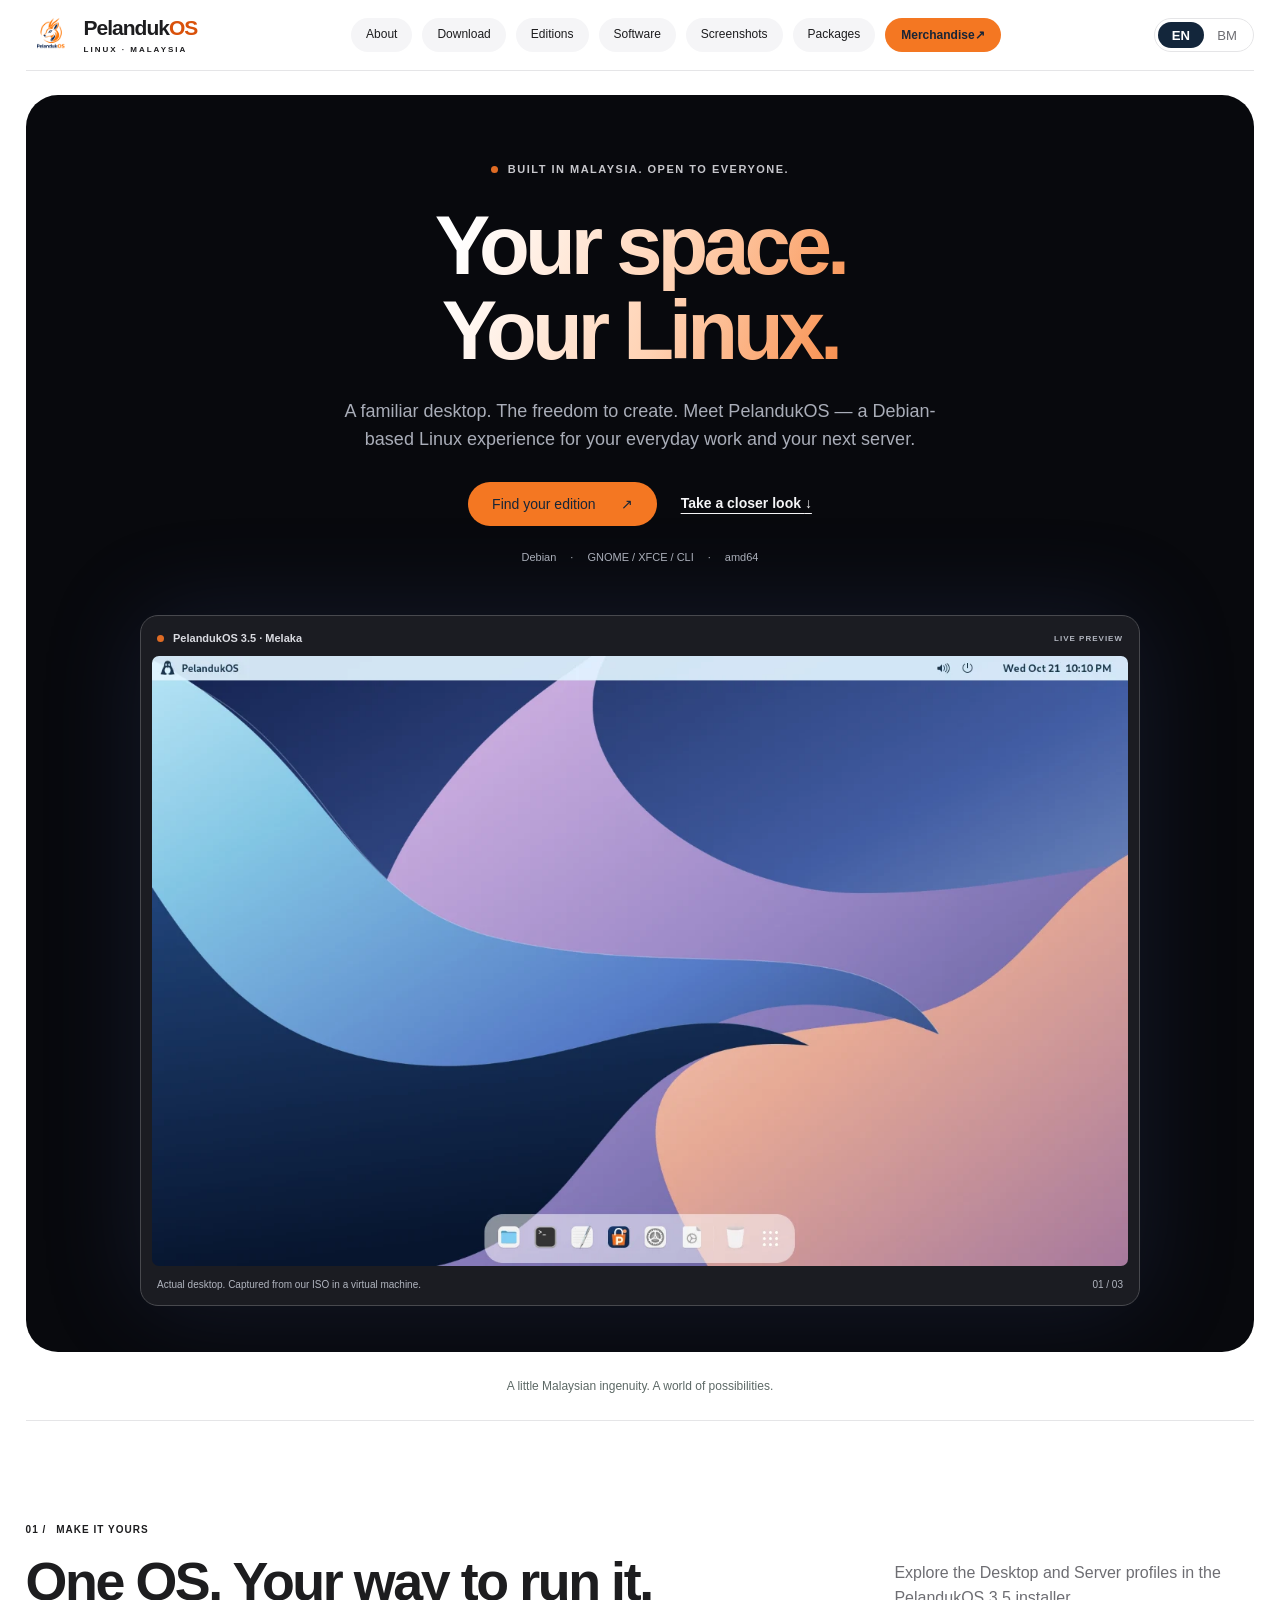
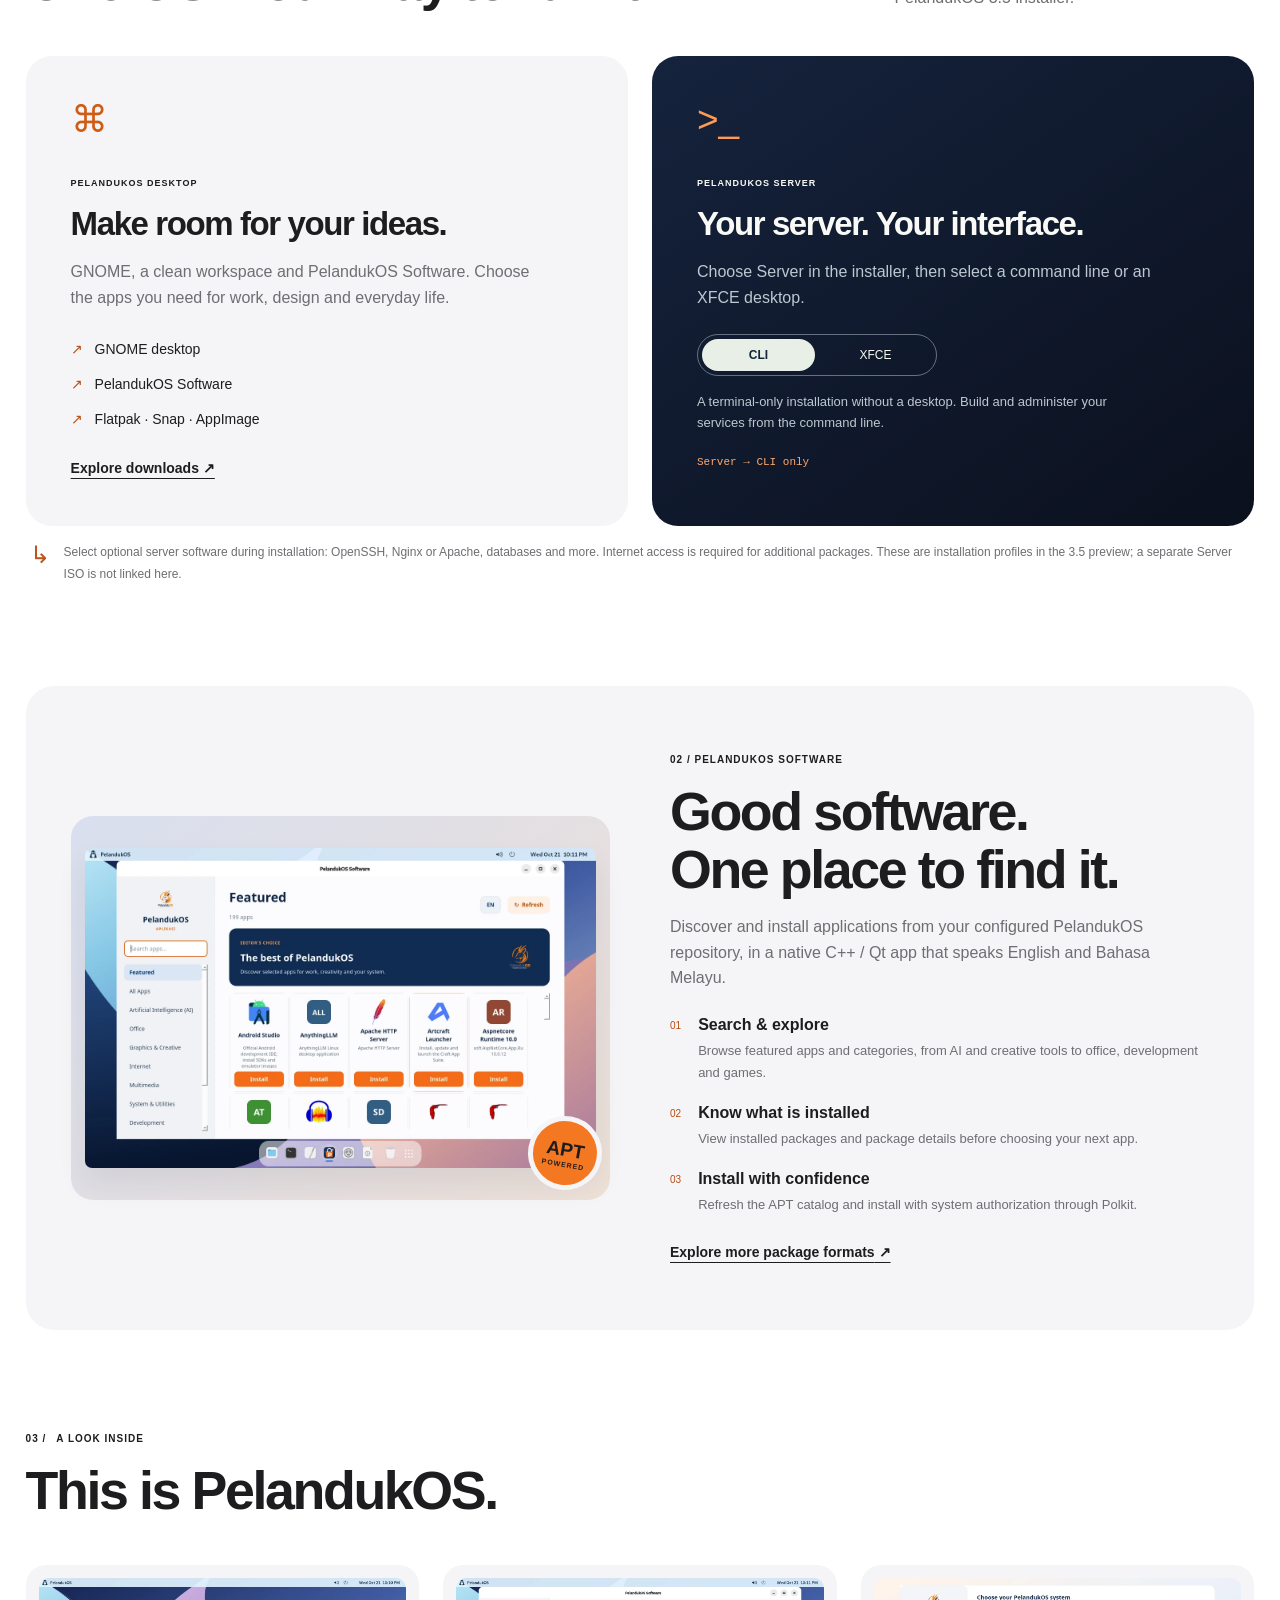
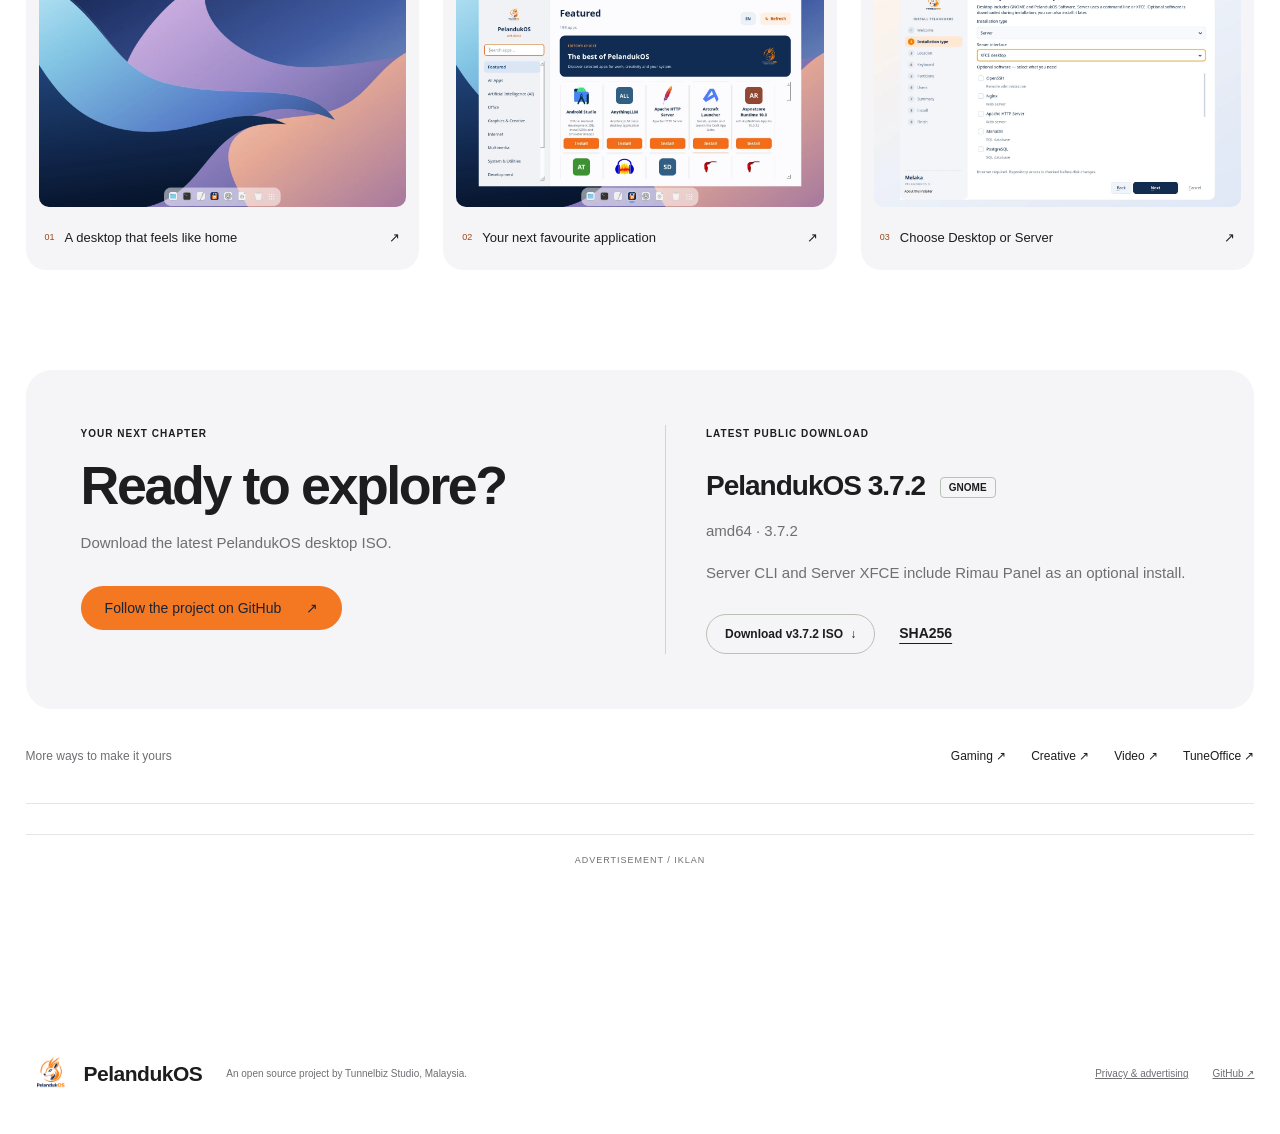
<file: index.html>
<!doctype html>
<html lang="en">
  <head>
    <meta charset="utf-8" />
    <meta name="viewport" content="width=device-width, initial-scale=1" />
    <title>PelandukOS | Your space. Your Linux.</title>
    <meta
      name="description"
      content="Discover PelandukOS from Malaysia: a Debian-based GNOME desktop, native Software app, and Server installation profiles with CLI or XFCE. See real ISO screenshots."
    />
    <meta name="theme-color" content="#f7f7f2" />
    <meta property="og:title" content="PelandukOS — Your space. Your Linux." />
    <meta
      property="og:description"
      content="Meet PelandukOS 3.7.2 Melaka. Desktop, Software and Server with CLI or XFCE."
    />
    <meta
      property="og:image"
      content="https://pelandukos.tunnelbiz.com/assets/images/screenshots/desktop.webp"
    />
    <meta property="og:type" content="website" />
    <link rel="canonical" href="https://pelandukos.tunnelbiz.com/" />
    <link rel="icon" href="assets/images/pelandukos-logo.png" />
    <link rel="stylesheet" href="styles.css" />
    <link rel="stylesheet" href="landing.css" />
    <meta name="google-adsense-account" content="ca-pub-6407931689016181" />
    <script
      async
      src="https://pagead2.googlesyndication.com/pagead/js/adsbygoogle.js?client=ca-pub-6407931689016181"
      crossorigin="anonymous"
    ></script>
  </head>
  <body class="landing">
    <a class="skip-link" href="#main"
      ><span data-i18n="skip">Skip to content</span></a
    >
    <div class="shell">
      <header class="topbar">
        <a class="brand" href="index.html" data-preserve-lang
          ><img
            src="assets/images/pelandukos-logo.png"
            width="64"
            height="64"
            alt="PelandukOS"
          /><strong
            >Pelanduk<span>OS</span><small>LINUX · MALAYSIA</small></strong
          ></a
        >
        <nav class="header-nav" aria-label="Main navigation">
          <a href="sponsor.html" data-preserve-lang>About</a>
          <a href="#downloads" data-i18n="navDownload">Download</a>
          <a href="index.html#editions" data-preserve-lang
            ><span data-i18n="navEditions">Editions</span></a
          ><a href="index.html#software" data-preserve-lang
            ><span data-i18n="navSoftware">Software</span></a
          ><a href="index.html#screenshots" data-preserve-lang
            ><span data-i18n="navScreenshots">Screenshots</span></a
          ><a href="packaging.html" data-preserve-lang
            ><span data-i18n="navPackaging">Packages</span></a
          >
          <a class="merch-link" href="https://shop.tunnelbiz.com">Merchandise <span aria-hidden="true">↗</span></a>
        </nav>
        <div class="lang-switch" aria-label="Language / Bahasa">
          <button type="button" data-set-lang="en">EN</button
          ><button type="button" data-set-lang="ms">BM</button>
        </div>
      </header>
      <main id="main">
        <section class="landing-hero">
          <div class="hero-copy">
            <div class="eyebrow">
              <span class="status-dot"></span
              ><span data-i18n="eyebrow"
                >BUILT IN MALAYSIA. OPEN TO EVERYONE.</span
              >
            </div>
            <h1 data-i18n="title">Your space. Your Linux.</h1>
            <p class="hero-lead">
              <span data-i18n="subtitle"
                >A familiar desktop. The freedom to create. Meet PelandukOS — a
                Debian-based Linux experience for your everyday work and your
                next server.</span
              >
            </p>
            <div class="actions">
              <a class="btn-main" href="#editions"
                ><span data-i18n="choose">Find your edition</span>
                <span aria-hidden="true">↗</span></a
              ><a class="text-link" href="#screenshots"
                ><span data-i18n="look">Take a closer look</span>
                <span aria-hidden="true">↓</span></a
              >
            </div>
            <div class="hero-tags">
              <span>Debian</span><span>GNOME / XFCE / CLI</span
              ><span>amd64</span>
            </div>
          </div>
          <div class="desktop-stage">
            <div class="stage-label">
              <span class="status-dot"></span> PelandukOS 3.5 · Melaka
              <span>LIVE PREVIEW</span>
            </div>
            <a
              href="assets/images/screenshots/desktop.webp"
              class="screenshot-link"
              data-lightbox
              ><img
                src="assets/images/screenshots/desktop.webp"
                alt="PelandukOS 3.5 GNOME desktop captured in the ISO Builder QEMU preview"
                width="1280"
                height="800"
                class=""
                fetchpriority="high"
            /></a>
            <div class="stage-caption">
              <span data-i18n="realCapture"
                >Actual desktop. Captured from our ISO in a virtual
                machine.</span
              ><span>01 / 03</span>
            </div>
          </div>
        </section>
        <div class="identity-strip">
          <span
            ><span data-i18n="made"
              >A little Malaysian ingenuity. A world of possibilities.</span
            ></span
          ><span>OPEN SOURCE <b>✳</b> DEBIAN BASED <b>✳</b> YOUR CHOICE</span>
        </div>
        <section class="section spacious" id="editions">
          <div class="section-heading">
            <div>
              <div class="eyebrow">
                01 / <span data-i18n="editionLabel">MAKE IT YOURS</span>
              </div>
              <h2 data-i18n="editionsTitle">One OS. Your way to run it.</h2>
            </div>
            <p data-i18n="editionsIntro">
         
            </p>
          </div>
          <div class="edition-grid">
            <article class="edition-card desktop-card">
              <span class="edition-icon" aria-hidden="true">⌘</span>
              <div class="eyebrow">PELANDUKOS DESKTOP</div>
              <h3 data-i18n="desktopTitle">Make room for your ideas.</h3>
              <p data-i18n="desktopText">
                GNOME, a clean workspace and PelandukOS Software. Choose the
                apps you need for work, design and everyday life.
              </p>
              <ul>
                <li>GNOME desktop</li>
                <li>PelandukOS Software</li>
                <li>Flatpak · Snap · AppImage</li>
              </ul>
              <a class="text-link" href="#downloads"
                ><span data-i18n="desktopAction">Explore downloads</span> ↗</a
              >
            </article>
            <article class="edition-card server-card">
              <span class="edition-icon" aria-hidden="true">&gt;_</span>
              <div class="eyebrow">PELANDUKOS SERVER</div>
              <h3 data-i18n="serverTitle">Your server. Your interface.</h3>
              <p data-i18n="serverText">
                Choose Server in the installer, then select a command line or an
                XFCE desktop.
              </p>
              <fieldset class="server-switch">
                <legend class="sr-only">
                  <span data-i18n="interface">Server interface</span>
                </legend>
                <label
                  ><input
                    type="radio"
                    name="server-interface"
                    value="cli"
                    checked
                  /><span>CLI</span></label
                ><label
                  ><input
                    type="radio"
                    name="server-interface"
                    value="xfce"
                  /><span>XFCE</span></label
                >
              </fieldset>
              <div id="server-description" aria-live="polite">
                <div data-server-panel="cli">
                  <p data-i18n="cliText">
                    A terminal-only installation without a desktop. Build and
                    administer your services from the command line.
                  </p>
                  <code>Server → CLI only</code>
                </div>
                <div data-server-panel="xfce" hidden>
                  <p data-i18n="xfceText">
                    A graphical workspace with XFCE for users who prefer desktop
                    tools alongside the terminal.
                  </p>
                  <code>Server → XFCE desktop</code>
                </div>
              </div>
            </article>
          </div>
          <div class="install-note">
            <span aria-hidden="true">↳</span>
            <p>
              <span data-i18n="serverNote"
                >Select optional server software during installation: OpenSSH,
                Nginx or Apache, databases and more. Internet access is required
                for additional packages. These are installation profiles in the
                3.5 preview; a separate Server ISO is not linked here.</span
              >
            </p>
          </div>
        </section>
        <section class="software-section spacious" id="software">
          <div class="software-visual">
            <a href="assets/images/screenshots/software.webp" data-lightbox
              ><img
                src="assets/images/screenshots/software.webp"
                alt="PelandukOS Software application running inside the PelandukOS 3.5 virtual machine"
                width="1280"
                height="800"
                class=""
                loading="lazy"
            /></a>
            <div class="software-stamp">APT<br /><span>POWERED</span></div>
          </div>
          <div>
            <div class="eyebrow">02 / PELANDUKOS SOFTWARE</div>
            <h2 data-i18n="softwareTitle">
              Good software. One place to find it.
            </h2>
            <p data-i18n="softwareIntro">
              Discover and install applications from your configured PelandukOS
              repository, in a native C++ / Qt app that speaks English and
              Bahasa Melayu.
            </p>
            <div class="feature-list">
              <div>
                <span class="feature-number">01</span>
                <div>
                  <h3 data-i18n="ft1">Search &amp; explore</h3>
                  <p data-i18n="fd1">
                    Browse featured apps and categories, from office and
                    creative tools to development and games.
                  </p>
                </div>
              </div>
              <div>
                <span class="feature-number">02</span>
                <div>
                  <h3 data-i18n="ft2">Know what is installed</h3>
                  <p data-i18n="fd2">
                    View installed packages and package details before choosing
                    your next app.
                  </p>
                </div>
              </div>
              <div>
                <span class="feature-number">03</span>
                <div>
                  <h3 data-i18n="ft3">Install with confidence</h3>
                  <p data-i18n="fd3">
                    Refresh the APT catalog and install with system
                    authorization through Polkit.
                  </p>
                </div>
              </div>
            </div>
            <a class="text-link" href="packaging.html" data-preserve-lang
              ><span data-i18n="morePackages"
                >Explore more package formats</span
              >
              ↗</a
            >
          </div>
        </section>
        <section class="section spacious" id="screenshots">
          <div class="section-heading">
            <div>
              <div class="eyebrow">
                03 / <span data-i18n="inside">A LOOK INSIDE</span>
              </div>
              <h2 data-i18n="galleryTitle">This is PelandukOS.</h2>
            </div>

          </div>
          <div class="gallery-grid">
            <figure>
              <a href="assets/images/screenshots/desktop.webp" data-lightbox
                ><img
                  src="assets/images/screenshots/desktop.webp"
                  alt="PelandukOS GNOME desktop in QEMU"
                  width="1280"
                  height="800"
                  class=""
                  loading="lazy"
              /></a>
              <figcaption>
                <span>01</span
                ><span data-i18n="caption1">A desktop that feels like home</span
                ><span aria-hidden="true">↗</span>
              </figcaption>
            </figure>
            <figure>
              <a href="assets/images/screenshots/software.webp" data-lightbox
                ><img
                  src="assets/images/screenshots/software.webp"
                  alt="Native PelandukOS Software catalog in QEMU"
                  width="1280"
                  height="800"
                  class=""
                  loading="lazy"
              /></a>
              <figcaption>
                <span>02</span
                ><span data-i18n="caption2"
                  >Your next favourite application</span
                ><span aria-hidden="true">↗</span>
              </figcaption>
            </figure>
            <figure>
              <a href="assets/images/screenshots/installer.webp" data-lightbox
                ><img
                  src="assets/images/screenshots/installer.webp"
                  alt="PelandukOS installer with Server and XFCE options in QEMU"
                  width="1280"
                  height="800"
                  class=""
                  loading="lazy"
              /></a>
              <figcaption>
                <span>03</span
                ><span data-i18n="caption3">Choose Desktop or Server</span
                ><span aria-hidden="true">↗</span>
              </figcaption>
            </figure>
          </div>
        </section>
        <section class="download-section spacious" id="downloads">
          <div>
            <div class="eyebrow">
              <span data-i18n="start">YOUR NEXT CHAPTER</span>
            </div>
            <h2 data-i18n="downloadTitle">Ready to explore?</h2>
            <p data-i18n="downloadText">
              Download the latest PelandukOS desktop ISO.
            </p>
            <a
              class="btn-main"
              href="https://github.com/pelandukos"
              target="_blank"
              rel="noopener"
              ><span data-i18n="github">Follow the project on GitHub</span> ↗</a
            >
          </div>
          <div class="download-archive">
            <span class="eyebrow"
              ><span data-i18n="existing">LATEST PUBLIC DOWNLOAD</span></span
            >
            <h3>PelandukOS 3.7.2 <span>GNOME</span></h3>
            <p>amd64 · 3.7.2</p>
            <p data-i18n="oldVersion">
              Server CLI and Server XFCE include Rimau Panel as an optional install.
            </p>
            <div class="actions">
              <a
                class="btn-ghost"
                href="https://tunnelbiz.com/pelandukos/download/PelandukOS-3.7.2-amd64.iso"
                ><span data-i18n="download">Download v3.7.2 ISO</span> ↓</a
              ><a
                class="text-link"
                href="https://tunnelbiz.com/pelandukos/download/PelandukOS-3.7.2-amd64.iso.sha256"
                >SHA256</a
              >
            </div>
          </div>
        </section>
        <section class="explore-strip">
          <span
            ><span data-i18n="explore">More ways to make it yours</span></span
          ><a href="game.html" data-preserve-lang
            ><span data-i18n="linkgame">Gaming</span> ↗</a
          ><a href="creative.html" data-preserve-lang
            ><span data-i18n="linkcreative">Creative</span> ↗</a
          ><a href="video.html" data-preserve-lang
            ><span data-i18n="linkvideo">Video</span> ↗</a
          ><a href="tuneoffice.html" data-preserve-lang
            ><span data-i18n="linktuneoffice">TuneOffice</span> ↗</a
          >
        </section>
      </main>
      <aside class="ad-section" aria-label="Advertisement">
        <p class="ad-label">ADVERTISEMENT / IKLAN</p>
        <ins
          class="adsbygoogle"
          data-ad-client="ca-pub-6407931689016181"
          data-ad-slot="6009842053"
          data-ad-format="auto"
          data-full-width-responsive="true"
        ></ins>
      </aside>
      <footer class="site-footer">
        <a class="brand" href="index.html"
          ><img
            src="assets/images/pelandukos-logo.png"
            alt="PelandukOS"
            width="56"
            height="56"
          /><strong>PelandukOS</strong></a
        >
        <p>
          <span data-i18n="footer"
            >An open source project by Tunnelbiz Studio, Malaysia.</span
          >
        </p>
        <a href="privacy.html" data-preserve-lang
          ><span data-i18n="privacy">Privacy &amp; advertising</span></a
        ><a href="https://github.com/pelandukos" target="_blank" rel="noopener"
          >GitHub ↗</a
        >
      </footer>
    </div>
    <dialog id="image-viewer">
      <button type="button" class="close-viewer" aria-label="Close / Tutup">
        ×</button
      ><img src="assets/images/screenshots/desktop.webp" alt="" />
      <p></p>
    </dialog>
    <script>
      window.PAGE_I18N = {
        en: {
          navDownload: "Download",
          navEditions: "Editions",
          navSoftware: "Software",
          navScreenshots: "Screenshots",
          navPackaging: "Packages",
          skip: "Skip to content",
          eyebrow: "BUILT IN MALAYSIA. OPEN TO EVERYONE.",
          title: "Your space.\nYour Linux.",
          subtitle:
            "A familiar desktop. The freedom to create. Meet PelandukOS — a Debian-based Linux experience for your everyday work and your next server.",
          choose: "Find your edition",
          look: "Take a closer look",
          realCapture:
            "Actual desktop. Captured from our ISO in a virtual machine.",
          made: "A little Malaysian ingenuity. A world of possibilities.",
          editionLabel: "MAKE IT YOURS",
          editionsTitle: "One OS. Your way to run it.",
          editionsIntro:
            "Explore the Desktop and Server profiles in the PelandukOS 3.5 installer.",
          desktopTitle: "Make room for your ideas.",
          desktopText:
            "GNOME, a clean workspace and PelandukOS Software. Choose the apps you need for work, design and everyday life.",
          desktopAction: "Explore downloads",
          serverTitle: "Your server. Your interface.",
          serverText:
            "Choose Server in the installer, then select a command line or an XFCE desktop.",
          interface: "Server interface",
          cliText:
            "A terminal-only installation without a desktop. Build and administer your services from the command line.",
          xfceText:
            "A graphical workspace with XFCE for users who prefer desktop tools alongside the terminal.",
          serverNote:
            "Select optional server software during installation: OpenSSH, Nginx or Apache, databases and more. Internet access is required for additional packages. These are installation profiles in the 3.5 preview; a separate Server ISO is not linked here.",
          softwareTitle: "Good software.\nOne place to find it.",
          softwareIntro:
            "Discover and install applications from your configured PelandukOS repository, in a native C++ / Qt app that speaks English and Bahasa Melayu.",
          ft1: "Search & explore",
          fd1: "Browse featured apps and categories, from AI and creative tools to office, development and games.",
          ft2: "Know what is installed",
          fd2: "View installed packages and package details before choosing your next app.",
          ft3: "Install with confidence",
          fd3: "Refresh the APT catalog and install with system authorization through Polkit.",
          morePackages: "Explore more package formats",
          inside: "A LOOK INSIDE",
          galleryTitle: "This is PelandukOS.",
          galleryIntro:
            "Real screenshots from the PelandukOS 3.6 ISO, booted with the ISO Builder preview. Select an image to enlarge it.",
          caption1: "A desktop that feels like home",
          caption2: "Your next favourite application",
          caption3: "Choose Desktop or Server",
          start: "YOUR NEXT CHAPTER",
          downloadTitle: "Ready to explore?",
          downloadText:
            "Download the latest PelandukOS desktop ISO.",
          github: "Follow the project on GitHub",
          existing: "LATEST PUBLIC DOWNLOAD",
          oldVersion:
            "Server CLI and Server XFCE include Rimau Panel as an optional install.",
          download: "Download v3.7.2 ISO",
          explore: "More ways to make it yours",
          linkgame: "Gaming",
          linkcreative: "Creative",
          linkvideo: "Video",
          linktuneoffice: "TuneOffice",
          footer: "An open source project by Tunnelbiz Studio, Malaysia.",
          privacy: "Privacy & advertising",
          metaTitle: "PelandukOS | Your space. Your Linux.",
        },
        ms: {
          navDownload: "Muat turun",
          navEditions: "Edisi",
          navSoftware: "Perisian",
          navScreenshots: "Tangkapan skrin",
          navPackaging: "Pakej",
          skip: "Terus ke kandungan",
          eyebrow: "DIBINA DI MALAYSIA. TERBUKA UNTUK SEMUA.",
          title: "Ruang anda.\nLinux anda.",
          subtitle:
            "Desktop yang mesra. Kebebasan untuk berkarya. Kenali PelandukOS — pengalaman Linux berasaskan Debian untuk kerja harian dan server anda.",
          choose: "Pilih edisi anda",
          look: "Lihat dengan lebih dekat",
          realCapture:
            "Desktop sebenar. Dirakam daripada ISO kami dalam mesin maya.",
          made: "Ilham dari Malaysia. Kemungkinan tanpa batas.",
          editionLabel: "IKUT CARA ANDA",
          editionsTitle: "Satu OS. Pilihan di tangan anda.",
          editionsIntro:
            "Terokai profil Desktop dan Server dalam pemasang PelandukOS 3.5.",
          desktopTitle: "Ruang untuk idea anda.",
          desktopText:
            "GNOME, ruang kerja yang kemas dan PelandukOS Software. Pilih aplikasi untuk kerja, reka bentuk dan kegunaan harian.",
          desktopAction: "Lihat muat turun",
          serverTitle: "Server anda. Antara muka pilihan anda.",
          serverText:
            "Pilih Server dalam pemasang, kemudian pilih baris perintah atau desktop XFCE.",
          interface: "Antara muka server",
          cliText:
            "Pemasangan terminal tanpa desktop. Bina dan urus perkhidmatan melalui baris perintah.",
          xfceText:
            "Ruang kerja grafik XFCE untuk pengguna yang mahukan alat desktop bersama terminal.",
          serverNote:
            "Pilih perisian server tambahan semasa pemasangan: OpenSSH, Nginx atau Apache, pangkalan data dan banyak lagi. Internet diperlukan untuk pakej tambahan. Ini ialah profil pemasangan dalam pratonton 3.5; ISO Server berasingan belum dipautkan di sini.",
          softwareTitle: "Aplikasi pilihan.\nSemuanya di sini.",
          softwareIntro:
            "Temui dan pasang aplikasi daripada repositori PelandukOS anda melalui aplikasi asli C++ / Qt dalam Bahasa Melayu dan Inggeris.",
          ft1: "Cari & terokai",
          fd1: "Layari aplikasi pilihan dan kategori, daripada AI dan kreatif hingga pejabat, pembangunan dan permainan.",
          ft2: "Lihat aplikasi dipasang",
          fd2: "Semak pakej yang telah dipasang dan butiran aplikasi sebelum membuat pilihan.",
          ft3: "Pasang dengan yakin",
          fd3: "Segarkan katalog APT dan pasang dengan pengesahan sistem melalui Polkit.",
          morePackages: "Terokai format pakej lain",
          inside: "LIHAT DARI DEKAT",
          galleryTitle: "Inilah PelandukOS.",
          galleryIntro:
            "Tangkapan skrin sebenar ISO PelandukOS 3.6, dibut melalui pratonton ISO Builder. Pilih gambar untuk membesarkannya.",
          caption1: "Desktop yang mesra pengguna",
          caption2: "Aplikasi kegemaran anda seterusnya",
          caption3: "Pilih Desktop atau Server",
          start: "LANGKAH SETERUSNYA",
          downloadTitle: "Sedia untuk meneroka?",
          downloadText:
            "Muat turun ISO desktop PelandukOS terkini.",
          github: "Ikuti projek di GitHub",
          existing: "MUAT TURUN AWAM TERKINI",
          oldVersion:
            "Rimau Panel tersedia sebagai pilihan semasa pemasangan Server CLI dan Server XFCE.",
          download: "Muat turun ISO v3.7.2",
          explore: "Lebih banyak untuk diterokai",
          linkgame: "Permainan",
          linkcreative: "Kreatif",
          linkvideo: "Video",
          linktuneoffice: "TuneOffice",
          footer: "Projek sumber terbuka oleh Tunnelbiz Studio, Malaysia.",
          privacy: "Privasi & pengiklanan",
          metaTitle: "PelandukOS | Ruang anda. Linux anda.",
        },
      };
    </script>
    <script src="app.js"></script>
    <script src="landing.js"></script>
    <script src="ads.js"></script>
  </body>
</html>
</file>
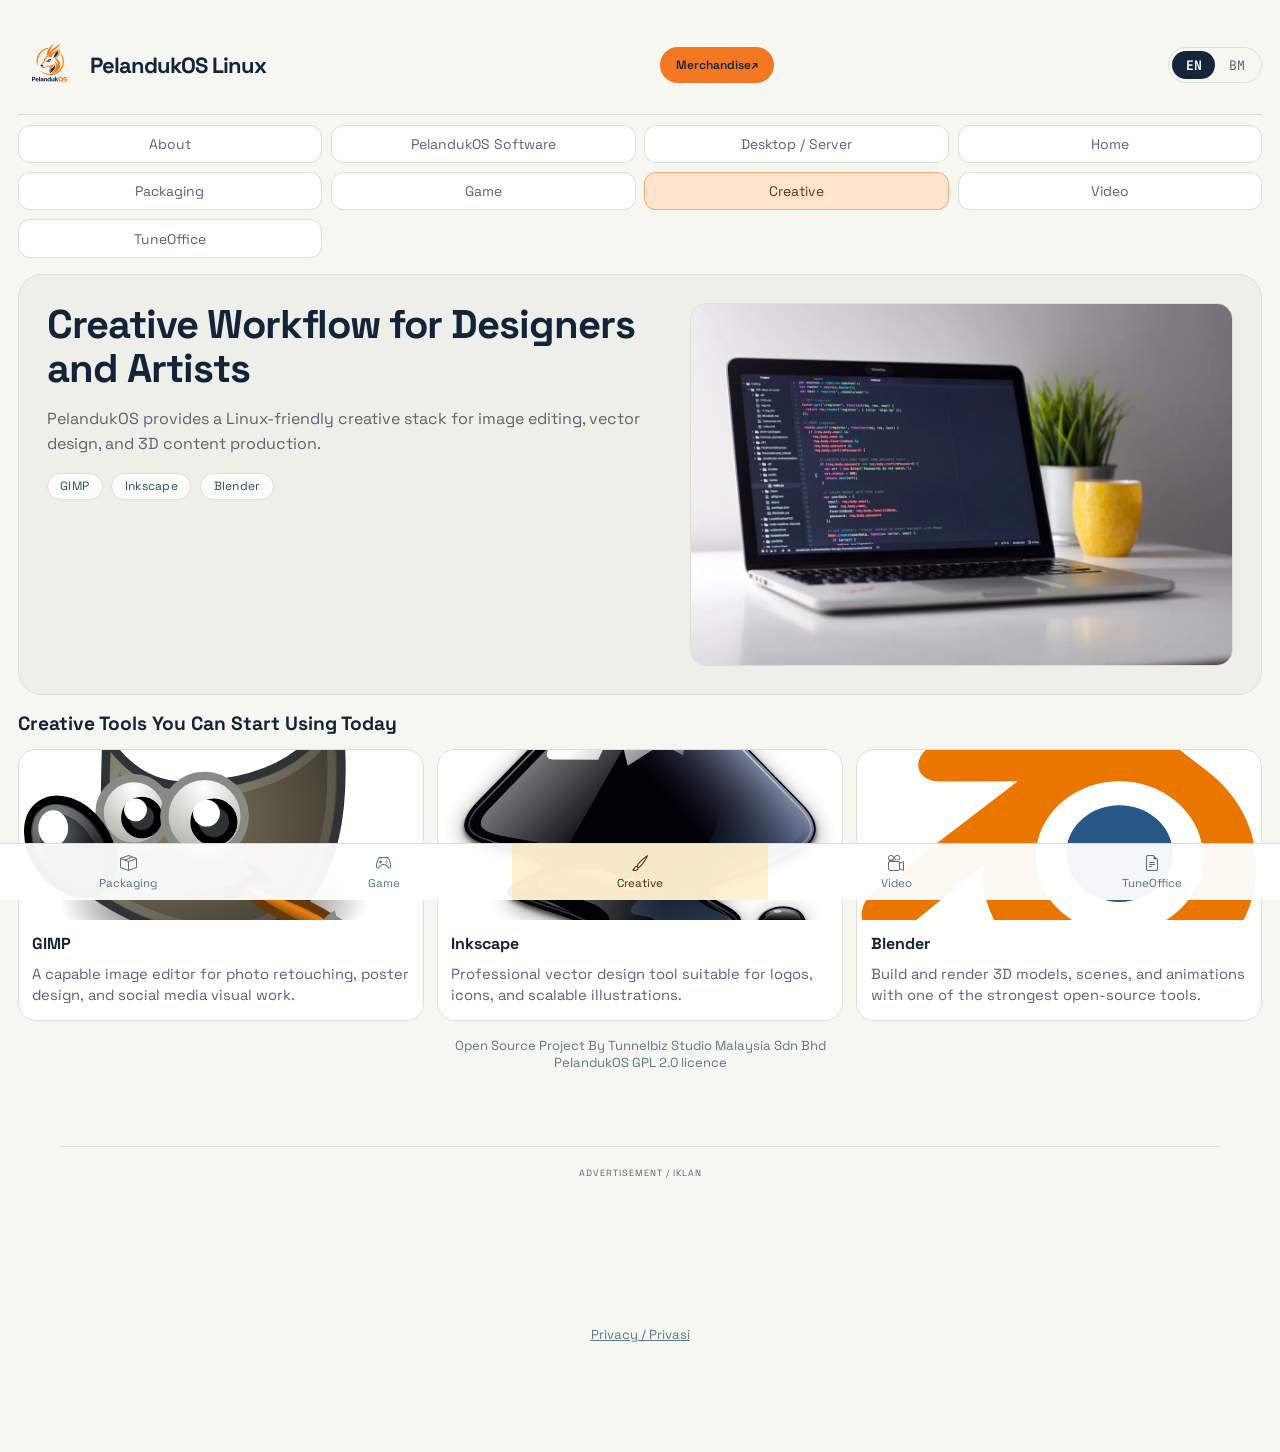
<file: creative.html>
<!doctype html>
<html lang="en">
<head>
  <meta charset="utf-8">
  <meta name="viewport" content="width=device-width, initial-scale=1">
  <title>PelandukOS Creative</title>
  <link rel="stylesheet" href="https://cdn.jsdelivr.net/npm/bootstrap-icons@1.11.3/font/bootstrap-icons.css">
  <link rel="stylesheet" href="styles.css"><link rel="stylesheet" href="landing.css"><link rel="icon" href="assets/images/pelandukos-logo.png">
<meta name="google-adsense-account" content="ca-pub-6407931689016181">
<script async src="https://pagead2.googlesyndication.com/pagead/js/adsbygoogle.js?client=ca-pub-6407931689016181" crossorigin="anonymous"></script>
</head>
<body>
  <div class="shell">
    <header class="topbar">
      <a class="brand" href="/index.html" data-preserve-lang>
        <img src="assets/images/pelandukos-logo.png" alt="PelandukOS logo">
        <strong>PelandukOS Linux</strong>
      </a>
      <a class="merch-link" href="https://shop.tunnelbiz.com">Merchandise <span aria-hidden="true">↗</span></a>
      <div class="lang-switch" aria-label="Language switcher">
        <button type="button" data-set-lang="en">EN</button>
        <button type="button" data-set-lang="ms">BM</button>
      </div>
    </header>

    <nav class="main-nav"><a href="/sponsor.html" data-preserve-lang data-page-link="sponsor.html">About</a><a href="/index.html#software" data-preserve-lang>PelandukOS Software</a><a href="/index.html#editions" data-preserve-lang>Desktop / Server</a>
      <a href="/index.html" data-preserve-lang data-page-link="index.html" data-i18n="navHome"></a>
      <a href="/packaging.html" data-preserve-lang data-page-link="packaging.html" data-i18n="navPackaging"></a>
      <a href="/game.html" data-preserve-lang data-page-link="game.html" data-i18n="navGame"></a>
      <a href="/creative.html" data-preserve-lang data-page-link="creative.html" data-i18n="navCreative"></a>
      <a href="/video.html" data-preserve-lang data-page-link="video.html" data-i18n="navVideo"></a>
      <a href="/tuneoffice.html" data-preserve-lang data-page-link="tuneoffice.html" data-i18n="navTuneOffice"></a>
    </nav>

    <section class="hero">
      <div class="hero-text">
        <h1 data-i18n="title"></h1>
        <p data-i18n="subtitle"></p>
        <div class="kpi-row">
          <span class="kpi">GIMP</span>
          <span class="kpi">Inkscape</span>
          <span class="kpi">Blender</span>
        </div>
      </div>
      <div class="hero-media">
        <img src="assets/images/creative-hero.webp" alt="Creative workstation with drawing tablet">
      </div>
    </section>

    <section class="section">
      <h2 data-i18n="sectionTitle"></h2>
      <div class="card-grid">
        <article class="card">
          <img src="assets/images/gimp-logo.svg" alt="GIMP icon" loading="lazy">
          <div class="body">
            <h3>GIMP</h3>
            <p data-i18n="gimpText"></p>
          </div>
        </article>
        <article class="card">
          <img src="assets/images/inkscape-logo.svg" alt="Inkscape logo" loading="lazy">
          <div class="body">
            <h3>Inkscape</h3>
            <p data-i18n="inkscapeText"></p>
          </div>
        </article>
        <article class="card">
          <img src="assets/images/blender-logo.svg" alt="Blender logo" loading="lazy">
          <div class="body">
            <h3>Blender</h3>
            <p data-i18n="blenderText"></p>
          </div>
        </article>
      </div>
      <p class="footer-note" data-i18n="footerNote"></p>
    </section>
  </div>

<aside class="ad-section" aria-label="Advertisement"><p class="ad-label">ADVERTISEMENT / IKLAN</p><ins class="adsbygoogle" data-ad-client="ca-pub-6407931689016181" data-ad-slot="6009842053" data-ad-format="auto" data-full-width-responsive="true"></ins></aside><p class="footer-note"><a href="privacy.html" data-preserve-lang>Privacy / Privasi</a></p>
  <nav class="bottom-dock">
    <a href="/packaging.html" data-preserve-lang data-page-link="packaging.html"><i class="bi bi-box-seam"></i><span data-i18n="navPackaging"></span></a>
    <a href="/game.html" data-preserve-lang data-page-link="game.html"><i class="bi bi-controller"></i><span data-i18n="navGame"></span></a>
    <a href="/creative.html" data-preserve-lang data-page-link="creative.html"><i class="bi bi-brush"></i><span data-i18n="navCreative"></span></a>
    <a href="/video.html" data-preserve-lang data-page-link="video.html"><i class="bi bi-camera-reels"></i><span data-i18n="navVideo"></span></a>
    <a href="/tuneoffice.html" data-preserve-lang data-page-link="tuneoffice.html"><i class="bi bi-file-earmark-text"></i><span data-i18n="navTuneOffice"></span></a>
  </nav>

  <script>
    window.PAGE_I18N = {
      en: {
        metaTitle: 'PelandukOS Creative | Design and 3D',
        navHome: 'Home',
        navPackaging: 'Packaging',
        navGame: 'Game',
        navCreative: 'Creative',
        navVideo: 'Video',
        navTuneOffice: 'TuneOffice',
        title: 'Creative Workflow for Designers and Artists',
        subtitle: 'PelandukOS provides a Linux-friendly creative stack for image editing, vector design, and 3D content production.',
        sectionTitle: 'Creative Tools You Can Start Using Today',
        gimpText: 'A capable image editor for photo retouching, poster design, and social media visual work.',
        inkscapeText: 'Professional vector design tool suitable for logos, icons, and scalable illustrations.',
        blenderText: 'Build and render 3D models, scenes, and animations with one of the strongest open-source tools.',
        footerNote: 'Open Source Project By Tunnelbiz Studio Malaysia Sdn Bhd\nPelandukOS GPL 2.0 licence'
      },
      ms: {
        metaTitle: 'PelandukOS Kreatif | Reka Bentuk dan 3D',
        navHome: 'Utama',
        navPackaging: 'Pakej',
        navGame: 'Permainan',
        navCreative: 'Kreatif',
        navVideo: 'Video',
        navTuneOffice: 'TuneOffice',
        title: 'Aliran Kerja Kreatif untuk Pereka dan Artis',
        subtitle: 'PelandukOS menyediakan koleksi perisian kreatif mesra Linux untuk suntingan imej, reka bentuk vektor, dan penghasilan kandungan 3D.',
        sectionTitle: 'Alat Kreatif yang Boleh Terus Digunakan',
        gimpText: 'Editor imej berkuasa untuk sentuhan foto, reka poster, dan visual media sosial.',
        inkscapeText: 'Perisian reka bentuk vektor profesional untuk logo, ikon, dan ilustrasi berskala.',
        blenderText: 'Bangunkan serta render model 3D, babak dan animasi dengan alat sumber terbuka yang mantap.',
        footerNote: 'Open Source Project By Tunnelbiz Studio Malaysia Sdn Bhd\nPelandukOS GPL 2.0 licence'
      }
    };
  </script>
  <script src="app.js"></script>
<script src="ads.js"></script>
</body>
</html>
</file>
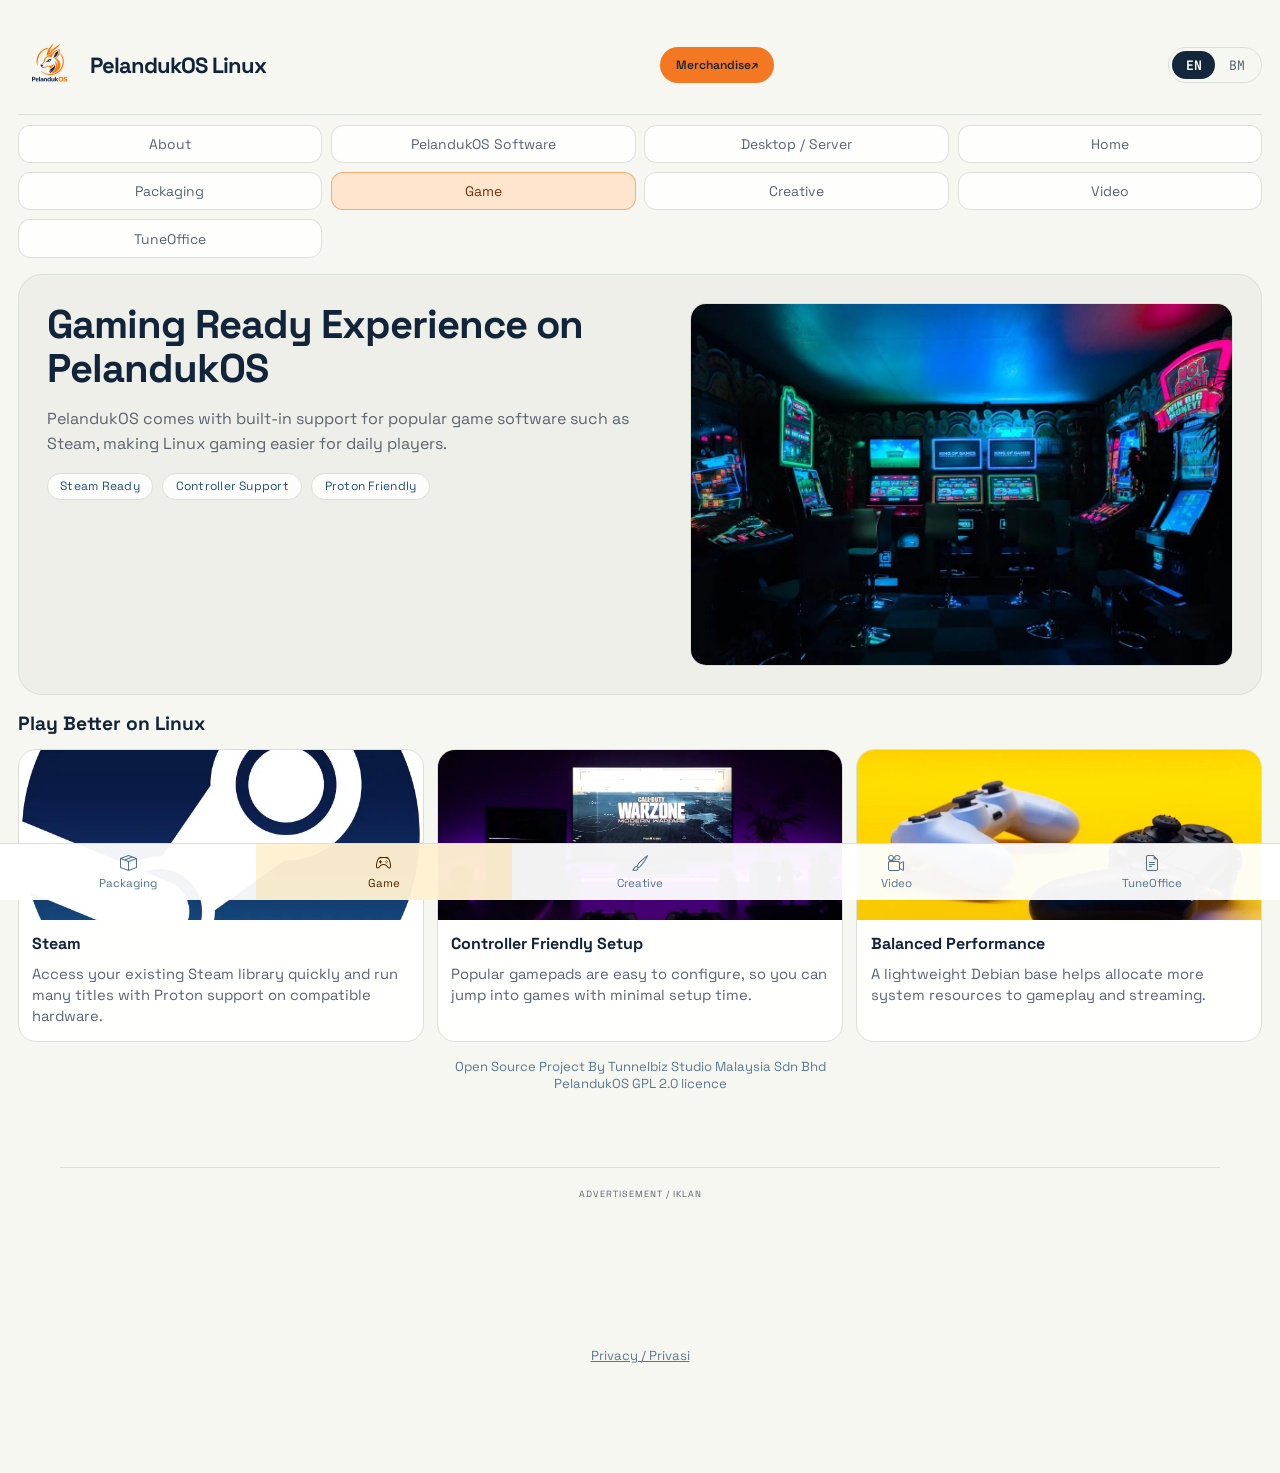
<file: game.html>
<!doctype html>
<html lang="en">
<head>
  <meta charset="utf-8">
  <meta name="viewport" content="width=device-width, initial-scale=1">
  <title>PelandukOS Game</title>
  <link rel="stylesheet" href="https://cdn.jsdelivr.net/npm/bootstrap-icons@1.11.3/font/bootstrap-icons.css">
  <link rel="stylesheet" href="styles.css"><link rel="stylesheet" href="landing.css"><link rel="icon" href="assets/images/pelandukos-logo.png">
<meta name="google-adsense-account" content="ca-pub-6407931689016181">
<script async src="https://pagead2.googlesyndication.com/pagead/js/adsbygoogle.js?client=ca-pub-6407931689016181" crossorigin="anonymous"></script>
</head>
<body>
  <div class="shell">
    <header class="topbar">
      <a class="brand" href="/index.html" data-preserve-lang>
        <img src="assets/images/pelandukos-logo.png" alt="PelandukOS logo">
        <strong>PelandukOS Linux</strong>
      </a>
      <a class="merch-link" href="https://shop.tunnelbiz.com">Merchandise <span aria-hidden="true">↗</span></a>
      <div class="lang-switch" aria-label="Language switcher">
        <button type="button" data-set-lang="en">EN</button>
        <button type="button" data-set-lang="ms">BM</button>
      </div>
    </header>

    <nav class="main-nav"><a href="/sponsor.html" data-preserve-lang data-page-link="sponsor.html">About</a><a href="/index.html#software" data-preserve-lang>PelandukOS Software</a><a href="/index.html#editions" data-preserve-lang>Desktop / Server</a>
      <a href="/index.html" data-preserve-lang data-page-link="index.html" data-i18n="navHome"></a>
      <a href="/packaging.html" data-preserve-lang data-page-link="packaging.html" data-i18n="navPackaging"></a>
      <a href="/game.html" data-preserve-lang data-page-link="game.html" data-i18n="navGame"></a>
      <a href="/creative.html" data-preserve-lang data-page-link="creative.html" data-i18n="navCreative"></a>
      <a href="/video.html" data-preserve-lang data-page-link="video.html" data-i18n="navVideo"></a>
      <a href="/tuneoffice.html" data-preserve-lang data-page-link="tuneoffice.html" data-i18n="navTuneOffice"></a>
    </nav>

    <section class="hero">
      <div class="hero-text">
        <h1 data-i18n="title"></h1>
        <p data-i18n="subtitle"></p>
        <div class="kpi-row">
          <span class="kpi">Steam Ready</span>
          <span class="kpi">Controller Support</span>
          <span class="kpi">Proton Friendly</span>
        </div>
      </div>
      <div class="hero-media">
        <img src="assets/images/game-hero.webp" alt="Gaming setup on Linux">
      </div>
    </section>

    <section class="section">
      <h2 data-i18n="sectionTitle"></h2>
      <div class="card-grid">
        <article class="card">
          <img src="assets/images/steam-logo.webp" alt="Steam logo" loading="lazy">
          <div class="body">
            <h3>Steam</h3>
            <p data-i18n="steamText"></p>
          </div>
        </article>
        <article class="card">
          <img src="assets/images/game-controller.webp" alt="Game controller" loading="lazy">
          <div class="body">
            <h3 data-i18n="card2Title"></h3>
            <p data-i18n="card2Text"></p>
          </div>
        </article>
        <article class="card">
          <img src="assets/images/game-performance.webp" alt="Performance settings" loading="lazy">
          <div class="body">
            <h3 data-i18n="card3Title"></h3>
            <p data-i18n="card3Text"></p>
          </div>
        </article>
      </div>
      <p class="footer-note" data-i18n="footerNote"></p>
    </section>
  </div>

<aside class="ad-section" aria-label="Advertisement"><p class="ad-label">ADVERTISEMENT / IKLAN</p><ins class="adsbygoogle" data-ad-client="ca-pub-6407931689016181" data-ad-slot="6009842053" data-ad-format="auto" data-full-width-responsive="true"></ins></aside><p class="footer-note"><a href="privacy.html" data-preserve-lang>Privacy / Privasi</a></p>
  <nav class="bottom-dock">
    <a href="/packaging.html" data-preserve-lang data-page-link="packaging.html"><i class="bi bi-box-seam"></i><span data-i18n="navPackaging"></span></a>
    <a href="/game.html" data-preserve-lang data-page-link="game.html"><i class="bi bi-controller"></i><span data-i18n="navGame"></span></a>
    <a href="/creative.html" data-preserve-lang data-page-link="creative.html"><i class="bi bi-brush"></i><span data-i18n="navCreative"></span></a>
    <a href="/video.html" data-preserve-lang data-page-link="video.html"><i class="bi bi-camera-reels"></i><span data-i18n="navVideo"></span></a>
    <a href="/tuneoffice.html" data-preserve-lang data-page-link="tuneoffice.html"><i class="bi bi-file-earmark-text"></i><span data-i18n="navTuneOffice"></span></a>
  </nav>

  <script>
    window.PAGE_I18N = {
      en: {
        metaTitle: 'PelandukOS Game | Steam Ready Linux',
        navHome: 'Home',
        navPackaging: 'Packaging',
        navGame: 'Game',
        navCreative: 'Creative',
        navVideo: 'Video',
        navTuneOffice: 'TuneOffice',
        title: 'Gaming Ready Experience on PelandukOS',
        subtitle: 'PelandukOS comes with built-in support for popular game software such as Steam, making Linux gaming easier for daily players.',
        sectionTitle: 'Play Better on Linux',
        steamText: 'Access your existing Steam library quickly and run many titles with Proton support on compatible hardware.',
        card2Title: 'Controller Friendly Setup',
        card2Text: 'Popular gamepads are easy to configure, so you can jump into games with minimal setup time.',
        card3Title: 'Balanced Performance',
        card3Text: 'A lightweight Debian base helps allocate more system resources to gameplay and streaming.',
        footerNote: 'Open Source Project By Tunnelbiz Studio Malaysia Sdn Bhd\nPelandukOS GPL 2.0 licence'
      },
      ms: {
        metaTitle: 'PelandukOS Permainan | Linux Sedia Steam',
        navHome: 'Utama',
        navPackaging: 'Pakej',
        navGame: 'Permainan',
        navCreative: 'Kreatif',
        navVideo: 'Video',
        navTuneOffice: 'TuneOffice',
        title: 'Pengalaman Gaming Sedia Guna di PelandukOS',
        subtitle: 'PelandukOS hadir dengan sokongan terbina untuk perisian permainan popular seperti Steam, memudahkan gaming di Linux.',
        sectionTitle: 'Main dengan Lebih Baik di Linux',
        steamText: 'Akses pustaka Steam anda dengan cepat dan jalankan banyak judul melalui sokongan Proton pada perkakasan yang sesuai.',
        card2Title: 'Sokongan Controller Mudah',
        card2Text: 'Gamepad popular mudah dikonfigurasi supaya anda boleh terus bermain tanpa tetapan yang rumit.',
        card3Title: 'Prestasi Seimbang',
        card3Text: 'Asas Debian yang ringan membantu menyalurkan lebih sumber sistem kepada permainan dan penstriman.',
        footerNote: 'Open Source Project By Tunnelbiz Studio Malaysia Sdn Bhd\nPelandukOS GPL 2.0 licence'
      }
    };
  </script>
  <script src="app.js"></script>
<script src="ads.js"></script>
</body>
</html>
</file>
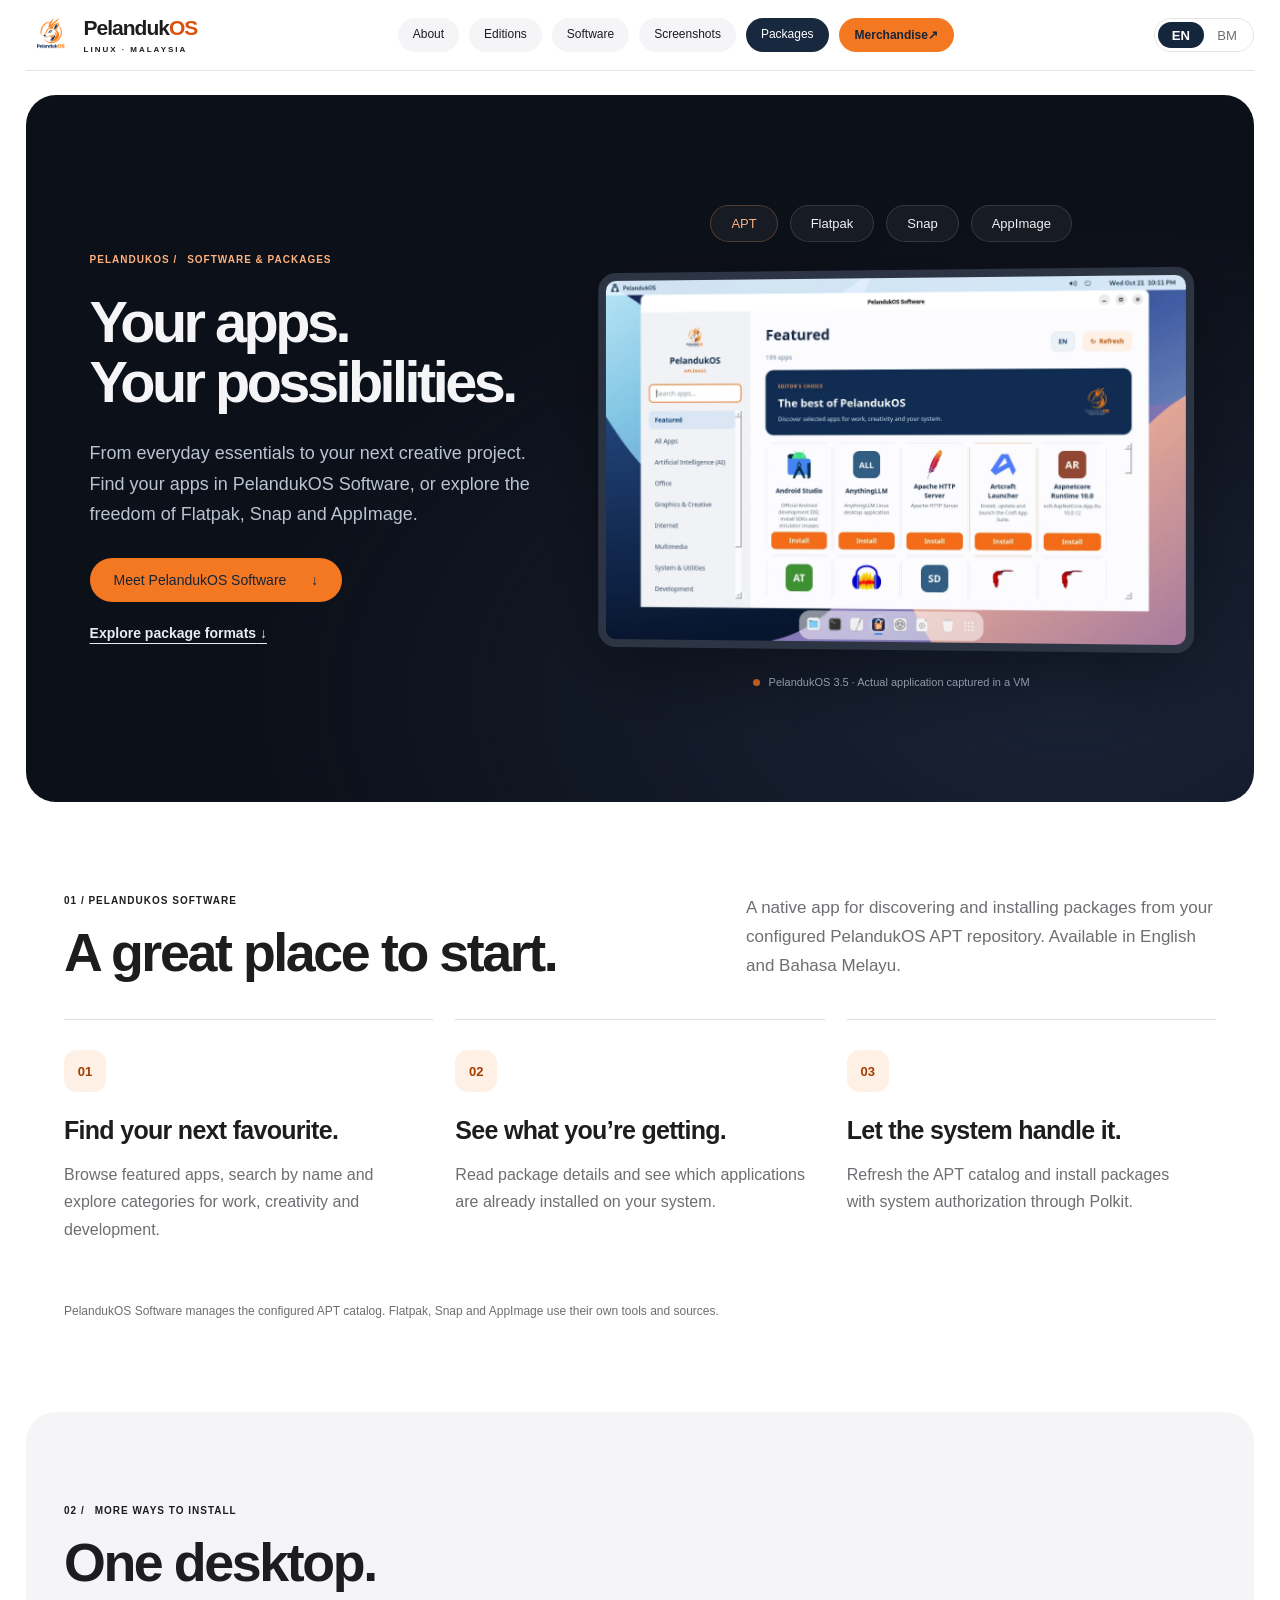
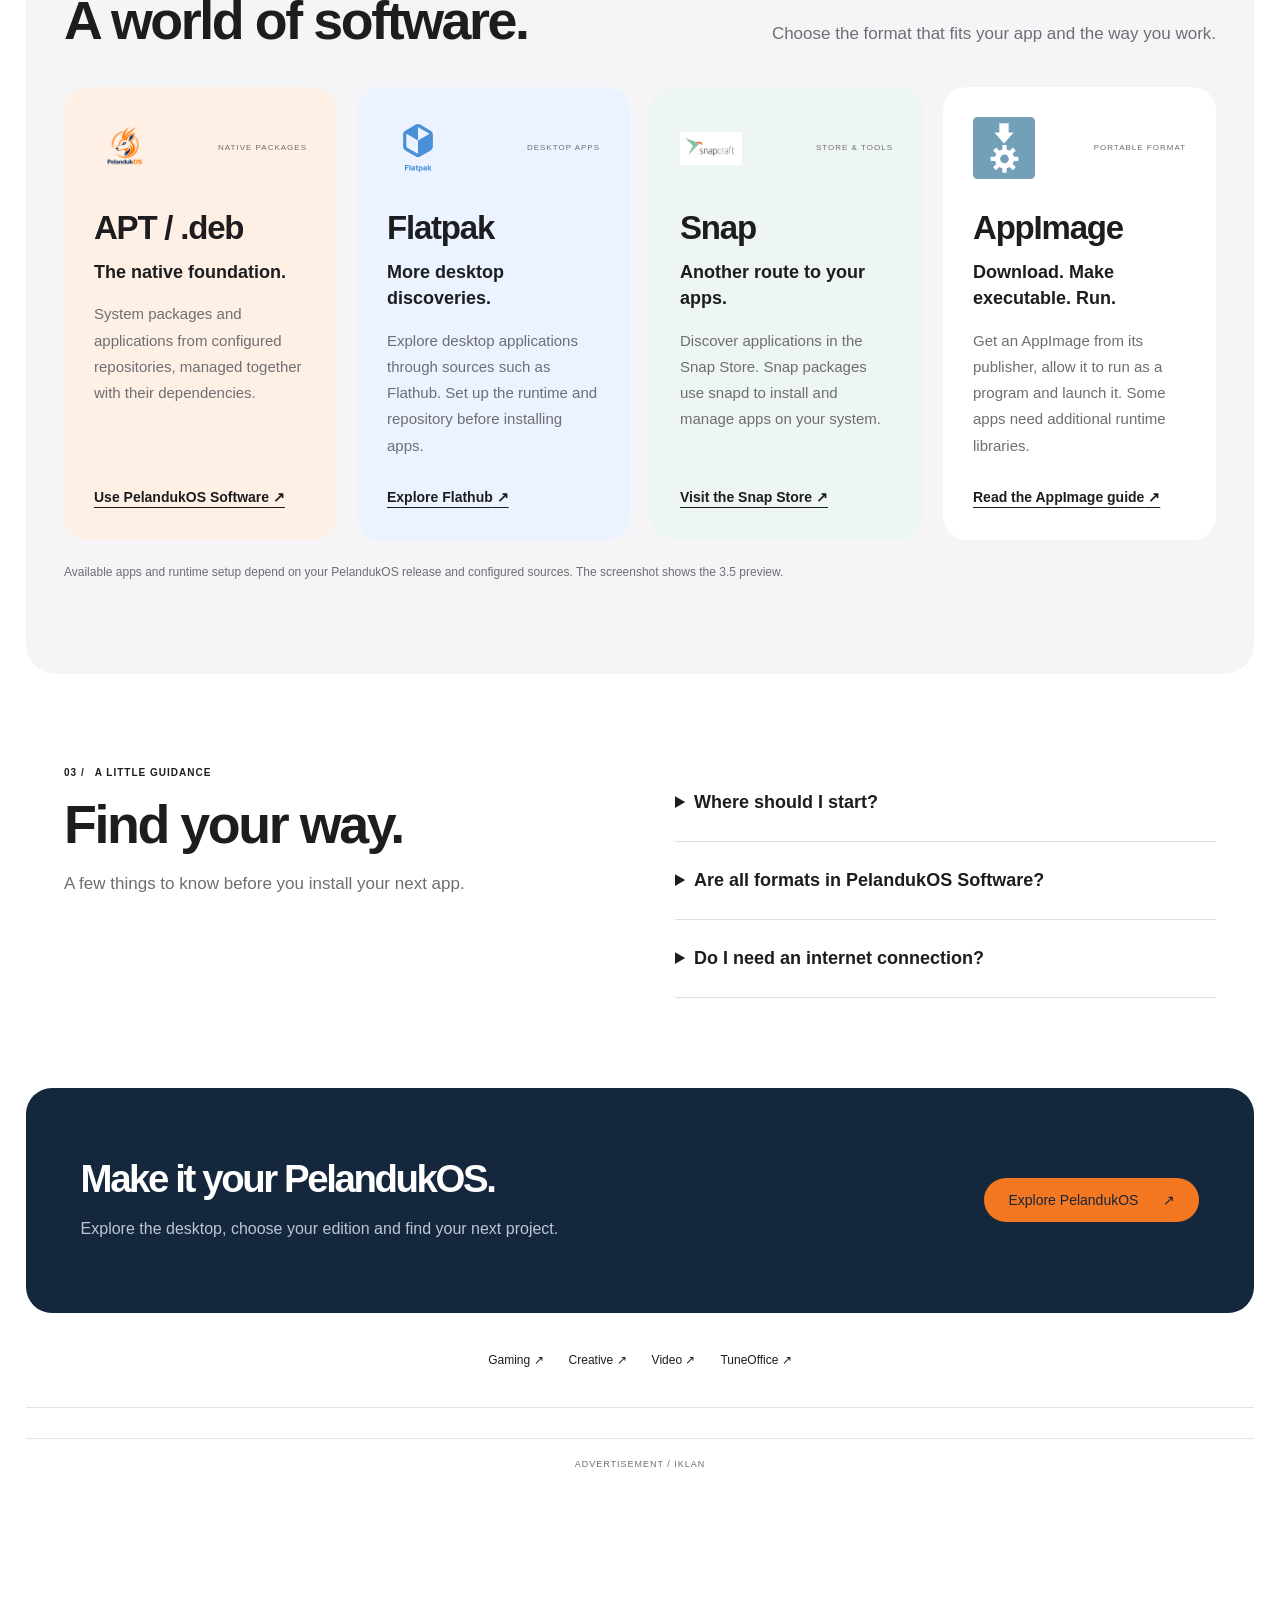
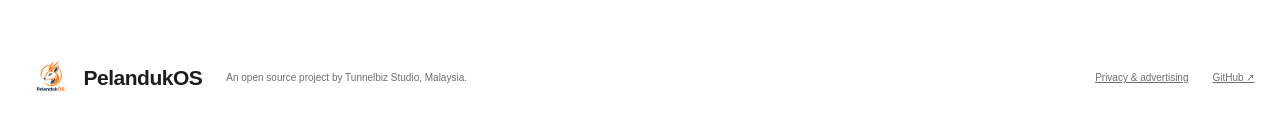
<file: packaging.html>
<!doctype html>
<html lang="en">
  <head>
    <meta charset="utf-8" />
    <meta name="viewport" content="width=device-width, initial-scale=1" />
    <title>PelandukOS Packages | Your apps. Your possibilities.</title>
    <meta
      name="description"
      content="Discover PelandukOS Software and explore APT, Flatpak, Snap and AppImage. Find the right way to install your Linux apps."
    />
    <link
      rel="canonical"
      href="https://pelandukos.tunnelbiz.com/packaging.html"
    />
    <link rel="icon" href="assets/images/pelandukos-logo.png" />
    <link rel="stylesheet" href="styles.css" />
    <link rel="stylesheet" href="landing.css" />
    <link rel="stylesheet" href="packaging.css" />
    <meta name="google-adsense-account" content="ca-pub-6407931689016181" />
    <script
      async
      src="https://pagead2.googlesyndication.com/pagead/js/adsbygoogle.js?client=ca-pub-6407931689016181"
      crossorigin="anonymous"
    ></script>
  </head>
  <body class="landing packaging-page">
    <a class="skip-link" href="#main"
      ><span data-i18n="skip">Skip to content</span></a
    >
    <div class="shell">
      <header class="topbar">
        <a class="brand" href="index.html" data-preserve-lang
          ><img
            src="assets/images/pelandukos-logo.png"
            width="64"
            height="64"
            alt="PelandukOS"
          /><strong
            >Pelanduk<span>OS</span><small>LINUX · MALAYSIA</small></strong
          ></a
        >
        <nav class="header-nav" aria-label="Main navigation">
          <a href="sponsor.html" data-preserve-lang>About</a>
          <a href="index.html#editions" data-preserve-lang
            ><span data-i18n="navEditions">Editions</span></a
          ><a href="index.html#software" data-preserve-lang
            ><span data-i18n="navSoftware">Software</span></a
          ><a href="index.html#screenshots" data-preserve-lang
            ><span data-i18n="navScreenshots">Screenshots</span></a
          ><a href="packaging.html" aria-current="page" data-preserve-lang
            ><span data-i18n="navPackaging">Packages</span></a
          >
          <a class="merch-link" href="https://shop.tunnelbiz.com"
            >Merchandise <span aria-hidden="true">↗</span></a
          >
        </nav>
        <div class="lang-switch" aria-label="Language / Bahasa">
          <button type="button" data-set-lang="en">EN</button
          ><button type="button" data-set-lang="ms">BM</button>
        </div>
      </header>
      <main id="main">
        <section class="pkg-hero">
          <div class="pkg-intro">
            <div class="eyebrow">
              PELANDUKOS /
              <span data-i18n="eyebrow">SOFTWARE &amp; PACKAGES</span>
            </div>
            <h1 data-i18n="title">Your apps. Your possibilities.</h1>
            <p data-i18n="intro">
              From everyday essentials to your next creative project. Find your
              apps in PelandukOS Software, or explore the freedom of Flatpak,
              Snap and AppImage.
            </p>
            <div class="actions">
              <a class="btn-main" href="#software"
                ><span data-i18n="meet">Meet PelandukOS Software</span>
                <span aria-hidden="true">↓</span></a
              ><a class="text-link" href="#formats"
                ><span data-i18n="compare">Explore package formats</span> ↓</a
              >
            </div>
          </div>
          <div class="pkg-showcase">
            <div class="pkg-orbit" aria-hidden="true">
              <span>APT</span><span>Flatpak</span><span>Snap</span
              ><span>AppImage</span>
            </div>
            <a href="assets/images/screenshots/software.webp" data-lightbox
              ><img
                src="assets/images/screenshots/software.webp"
                width="1280"
                height="800"
                fetchpriority="high"
                alt="PelandukOS Software running in the PelandukOS 3.5 ISO virtual machine"
            /></a>
            <div class="pkg-capture">
              <span class="status-dot"></span
              ><span data-i18n="capture"
                >PelandukOS 3.5 · Actual application captured in a VM</span
              >
            </div>
          </div>
        </section>
        <section class="pkg-section" id="software">
          <div class="pkg-heading">
            <div>
              <div class="eyebrow">01 / PELANDUKOS SOFTWARE</div>
              <h2 data-i18n="softwareTitle">A great place to start.</h2>
            </div>
            <p data-i18n="softwareIntro">
              A native app for discovering and installing packages from your
              configured PelandukOS APT repository. Available in English and
              Bahasa Melayu.
            </p>
          </div>
          <div class="pkg-features">
            <article>
              <span class="pkg-step">01</span>
              <h3 data-i18n="discover">Find your next favourite.</h3>
              <p data-i18n="discoverText">
                Browse featured apps, search by name and explore categories for
                work, creativity and development.
              </p>
            </article>
            <article>
              <span class="pkg-step">02</span>
              <h3 data-i18n="details">See what you’re getting.</h3>
              <p data-i18n="detailsText">
                Read package details and see which applications are already
                installed on your system.
              </p>
            </article>
            <article>
              <span class="pkg-step">03</span>
              <h3 data-i18n="install">Let the system handle it.</h3>
              <p data-i18n="installText">
                Refresh the APT catalog and install packages with system
                authorization through Polkit.
              </p>
            </article>
          </div>
          <p class="pkg-note">
            <span data-i18n="scope"
              >PelandukOS Software manages the configured APT catalog. Flatpak,
              Snap and AppImage use their own tools and sources.</span
            >
          </p>
        </section>
        <section class="pkg-section pkg-formats" id="formats">
          <div class="pkg-heading">
            <div>
              <div class="eyebrow">
                02 / <span data-i18n="formatLabel">MORE WAYS TO INSTALL</span>
              </div>
              <h2 data-i18n="formatsTitle">
                One desktop. A world of software.
              </h2>
            </div>
            <p data-i18n="formatsIntro">
              Choose the format that fits your app and the way you work.
            </p>
          </div>
          <div class="pkg-format-grid">
            <article class="pkg-format apt">
              <div class="pkg-format-top">
                <img
                  src="assets/images/pelandukos-logo.png"
                  alt=""
                  width="62"
                  height="62"
                  loading="lazy"
                /><span data-i18n="aptBadge">NATIVE PACKAGES</span>
              </div>
              <h3>APT / .deb</h3>
              <h4 data-i18n="aptTitle">The native foundation.</h4>
              <p data-i18n="aptText">
                System packages and applications from configured repositories,
                managed together with their dependencies.
              </p>
              <a class="text-link" href="#software"
                ><span data-i18n="aptAction">Use PelandukOS Software</span> ↗</a
              >
            </article>
            <article class="pkg-format flatpak">
              <div class="pkg-format-top">
                <img
                  src="assets/images/flatpak-logo.svg"
                  alt=""
                  width="62"
                  height="62"
                  loading="lazy"
                /><span data-i18n="flatpakBadge">DESKTOP APPS</span>
              </div>
              <h3>Flatpak</h3>
              <h4 data-i18n="flatpakTitle">More desktop discoveries.</h4>
              <p data-i18n="flatpakText">
                Explore desktop applications through sources such as Flathub.
                Set up the runtime and repository before installing apps.
              </p>
              <a class="text-link" href="https://flathub.org/en/setup"
                ><span data-i18n="flatpakAction">Explore Flathub</span> ↗</a
              >
            </article>
            <article class="pkg-format snap">
              <div class="pkg-format-top">
                <img
                  src="assets/images/snap-logo.webp"
                  alt=""
                  width="62"
                  height="62"
                  loading="lazy"
                /><span data-i18n="snapBadge">STORE &amp; TOOLS</span>
              </div>
              <h3>Snap</h3>
              <h4 data-i18n="snapTitle">Another route to your apps.</h4>
              <p data-i18n="snapText">
                Discover applications in the Snap Store. Snap packages use snapd
                to install and manage apps on your system.
              </p>
              <a class="text-link" href="https://snapcraft.io/store"
                ><span data-i18n="snapAction">Visit the Snap Store</span> ↗</a
              >
            </article>
            <article class="pkg-format appimage">
              <div class="pkg-format-top">
                <img
                  src="assets/images/appimage-logo.svg"
                  alt=""
                  width="62"
                  height="62"
                  loading="lazy"
                /><span data-i18n="appimageBadge">PORTABLE FORMAT</span>
              </div>
              <h3>AppImage</h3>
              <h4 data-i18n="appimageTitle">Download. Make executable. Run.</h4>
              <p data-i18n="appimageText">
                Get an AppImage from its publisher, allow it to run as a program
                and launch it. Some apps need additional runtime libraries.
              </p>
              <a
                class="text-link"
                href="https://docs.appimage.org/introduction/quickstart.html"
                ><span data-i18n="appimageAction">Read the AppImage guide</span>
                ↗</a
              >
            </article>
          </div>
          <p class="pkg-note">
            <span data-i18n="availability"
              >Available apps and runtime setup depend on your PelandukOS
              release and configured sources. The screenshot shows the 3.5
              preview.</span
            >
          </p>
        </section>
        <section class="pkg-section pkg-help">
          <div>
            <div class="eyebrow">
              03 / <span data-i18n="helpLabel">A LITTLE GUIDANCE</span>
            </div>
            <h2 data-i18n="helpTitle">Find your way.</h2>
            <p data-i18n="helpIntro">
              A few things to know before you install your next app.
            </p>
          </div>
          <div class="pkg-faq">
            <details>
              <summary>
                <span data-i18n="startQ">Where should I start?</span>
              </summary>
              <p data-i18n="startA">
                Open PelandukOS Software and search for the app you need. If it
                is not in your configured APT catalog, check the publisher’s
                recommended Linux package format.
              </p>
            </details>
            <details>
              <summary>
                <span data-i18n="allQ"
                  >Are all formats in PelandukOS Software?</span
                >
              </summary>
              <p data-i18n="allA">
                The native Software app uses the PelandukOS APT catalog. Use
                Flatpak and Snap tools for their respective packages, and launch
                AppImage files separately.
              </p>
            </details>
            <details>
              <summary>
                <span data-i18n="internetQ"
                  >Do I need an internet connection?</span
                >
              </summary>
              <p data-i18n="internetA">
                Downloading new packages and refreshing repository catalogs
                generally need internet access. An app’s offline capabilities
                depend on the app itself.
              </p>
            </details>
          </div>
        </section>
        <section class="pkg-cta">
          <div>
            <h2 data-i18n="ctaTitle">Make it your PelandukOS.</h2>
            <p data-i18n="ctaText">
              Explore the desktop, choose your edition and find your next
              project.
            </p>
          </div>
          <a class="btn-main" href="index.html#editions" data-preserve-lang
            ><span data-i18n="ctaAction">Explore PelandukOS</span> ↗</a
          >
        </section>
        <nav class="explore-strip" aria-label="Explore">
          <a href="game.html" data-preserve-lang
            ><span data-i18n="game">Gaming</span> ↗</a
          ><a href="creative.html" data-preserve-lang
            ><span data-i18n="creative">Creative</span> ↗</a
          ><a href="video.html" data-preserve-lang
            ><span data-i18n="video">Video</span> ↗</a
          ><a href="tuneoffice.html" data-preserve-lang
            ><span data-i18n="tuneoffice">TuneOffice</span> ↗</a
          >
        </nav>
      </main>
      <aside class="ad-section" aria-label="Advertisement">
        <p class="ad-label">ADVERTISEMENT / IKLAN</p>
        <ins
          class="adsbygoogle"
          data-ad-client="ca-pub-6407931689016181"
          data-ad-slot="6009842053"
          data-ad-format="auto"
          data-full-width-responsive="true"
        ></ins>
      </aside>
      <footer class="site-footer">
        <a class="brand" href="index.html"
          ><img
            src="assets/images/pelandukos-logo.png"
            alt="PelandukOS"
            width="56"
            height="56"
          /><strong>PelandukOS</strong></a
        >
        <p>
          <span data-i18n="footer"
            >An open source project by Tunnelbiz Studio, Malaysia.</span
          >
        </p>
        <a href="privacy.html" data-preserve-lang
          ><span data-i18n="privacy">Privacy &amp; advertising</span></a
        ><a href="https://github.com/pelandukos" target="_blank" rel="noopener"
          >GitHub ↗</a
        >
      </footer>
    </div>
    <dialog id="image-viewer">
      <button type="button" class="close-viewer" aria-label="Close / Tutup">
        ×</button
      ><img src="assets/images/screenshots/software.webp" alt="" />
      <p></p>
    </dialog>
    <script>
      window.PAGE_I18N = {
        en: {
          navEditions: "Editions",
          navSoftware: "Software",
          navScreenshots: "Screenshots",
          navPackaging: "Packages",
          footer: "An open source project by Tunnelbiz Studio, Malaysia.",
          privacy: "Privacy & advertising",
          eyebrow: "SOFTWARE & PACKAGES",
          title: "Your apps.\nYour possibilities.",
          intro:
            "From everyday essentials to your next creative project. Find your apps in PelandukOS Software, or explore the freedom of Flatpak, Snap and AppImage.",
          meet: "Meet PelandukOS Software",
          compare: "Explore package formats",
          capture: "PelandukOS 3.5 · Actual application captured in a VM",
          softwareTitle: "A great place to start.",
          softwareIntro:
            "A native app for discovering and installing packages from your configured PelandukOS APT repository. Available in English and Bahasa Melayu.",
          discover: "Find your next favourite.",
          discoverText:
            "Browse featured apps, search by name and explore categories for work, creativity and development.",
          details: "See what you’re getting.",
          detailsText:
            "Read package details and see which applications are already installed on your system.",
          install: "Let the system handle it.",
          installText:
            "Refresh the APT catalog and install packages with system authorization through Polkit.",
          scope:
            "PelandukOS Software manages the configured APT catalog. Flatpak, Snap and AppImage use their own tools and sources.",
          formatLabel: "MORE WAYS TO INSTALL",
          formatsTitle: "One desktop.\nA world of software.",
          formatsIntro:
            "Choose the format that fits your app and the way you work.",
          aptBadge: "NATIVE PACKAGES",
          aptTitle: "The native foundation.",
          aptText:
            "System packages and applications from configured repositories, managed together with their dependencies.",
          aptAction: "Use PelandukOS Software",
          flatpakBadge: "DESKTOP APPS",
          flatpakTitle: "More desktop discoveries.",
          flatpakText:
            "Explore desktop applications through sources such as Flathub. Set up the runtime and repository before installing apps.",
          flatpakAction: "Explore Flathub",
          snapBadge: "STORE & TOOLS",
          snapTitle: "Another route to your apps.",
          snapText:
            "Discover applications in the Snap Store. Snap packages use snapd to install and manage apps on your system.",
          snapAction: "Visit the Snap Store",
          appimageBadge: "PORTABLE FORMAT",
          appimageTitle: "Download. Make executable. Run.",
          appimageText:
            "Get an AppImage from its publisher, allow it to run as a program and launch it. Some apps need additional runtime libraries.",
          appimageAction: "Read the AppImage guide",
          availability:
            "Available apps and runtime setup depend on your PelandukOS release and configured sources. The screenshot shows the 3.5 preview.",
          helpLabel: "A LITTLE GUIDANCE",
          helpTitle: "Find your way.",
          helpIntro: "A few things to know before you install your next app.",
          startQ: "Where should I start?",
          startA:
            "Open PelandukOS Software and search for the app you need. If it is not in your configured APT catalog, check the publisher’s recommended Linux package format.",
          allQ: "Are all formats in PelandukOS Software?",
          allA: "The native Software app uses the PelandukOS APT catalog. Use Flatpak and Snap tools for their respective packages, and launch AppImage files separately.",
          internetQ: "Do I need an internet connection?",
          internetA:
            "Downloading new packages and refreshing repository catalogs generally need internet access. An app’s offline capabilities depend on the app itself.",
          ctaTitle: "Make it your PelandukOS.",
          ctaText:
            "Explore the desktop, choose your edition and find your next project.",
          ctaAction: "Explore PelandukOS",
          game: "Gaming",
          creative: "Creative",
          video: "Video",
          tuneoffice: "TuneOffice",
          metaTitle: "PelandukOS Packages | Your apps. Your possibilities.",
          skip: "Skip to content",
        },
        ms: {
          navEditions: "Edisi",
          navSoftware: "Perisian",
          navScreenshots: "Tangkapan skrin",
          navPackaging: "Pakej",
          footer: "Projek sumber terbuka oleh Tunnelbiz Studio, Malaysia.",
          privacy: "Privasi & pengiklanan",
          eyebrow: "PERISIAN & PAKEJ",
          title: "Aplikasi anda.\nTanpa batas idea.",
          intro:
            "Daripada keperluan harian hingga projek kreatif seterusnya. Cari aplikasi dalam PelandukOS Software atau terokai kebebasan Flatpak, Snap dan AppImage.",
          meet: "Kenali PelandukOS Software",
          compare: "Terokai format pakej",
          capture: "PelandukOS 3.5 · Aplikasi sebenar dirakam dalam VM",
          softwareTitle: "Tempat terbaik untuk bermula.",
          softwareIntro:
            "Aplikasi asli untuk mencari dan memasang pakej daripada repositori APT PelandukOS anda. Tersedia dalam Bahasa Melayu dan Inggeris.",
          discover: "Temui aplikasi kegemaran.",
          discoverText:
            "Layari aplikasi pilihan, cari mengikut nama dan terokai kategori untuk kerja, kreativiti dan pembangunan.",
          details: "Kenali pilihan anda.",
          detailsText:
            "Baca butiran pakej dan lihat aplikasi yang sudah dipasang dalam sistem anda.",
          install: "Biar sistem menguruskannya.",
          installText:
            "Segarkan katalog APT dan pasang pakej dengan pengesahan sistem melalui Polkit.",
          scope:
            "PelandukOS Software mengurus katalog APT yang dikonfigurasi. Flatpak, Snap dan AppImage menggunakan alat dan sumber masing-masing.",
          formatLabel: "LEBIH BANYAK CARA MEMASANG",
          formatsTitle: "Satu desktop.\nDunia penuh perisian.",
          formatsIntro:
            "Pilih format yang sesuai dengan aplikasi dan cara anda bekerja.",
          aptBadge: "PAKEJ ASLI",
          aptTitle: "Asas sistem anda.",
          aptText:
            "Pakej sistem dan aplikasi daripada repositori yang dikonfigurasi, diurus bersama kebergantungannya.",
          aptAction: "Gunakan PelandukOS Software",
          flatpakBadge: "APLIKASI DESKTOP",
          flatpakTitle: "Lebih banyak aplikasi desktop.",
          flatpakText:
            "Terokai aplikasi desktop melalui sumber seperti Flathub. Sediakan runtime dan repositori sebelum memasang aplikasi.",
          flatpakAction: "Terokai Flathub",
          snapBadge: "KEDAI & ALAT",
          snapTitle: "Satu lagi pilihan aplikasi.",
          snapText:
            "Temui aplikasi dalam Snap Store. Pakej Snap menggunakan snapd untuk memasang dan mengurus aplikasi dalam sistem anda.",
          snapAction: "Lawati Snap Store",
          appimageBadge: "FORMAT MUDAH ALIH",
          appimageTitle: "Muat turun. Beri izin. Jalankan.",
          appimageText:
            "Dapatkan AppImage daripada penerbitnya, benarkan ia dijalankan sebagai program dan bukanya. Sesetengah aplikasi memerlukan pustaka runtime tambahan.",
          appimageAction: "Baca panduan AppImage",
          availability:
            "Aplikasi dan persediaan runtime bergantung pada keluaran PelandukOS serta sumber yang dikonfigurasi. Tangkapan skrin menunjukkan pratonton 3.5.",
          helpLabel: "PANDUAN RINGKAS",
          helpTitle: "Cari cara anda.",
          helpIntro: "Beberapa perkara sebelum memasang aplikasi seterusnya.",
          startQ: "Di mana saya patut bermula?",
          startA:
            "Buka PelandukOS Software dan cari aplikasi yang diperlukan. Jika tiada dalam katalog APT anda, semak format pakej Linux yang disarankan oleh penerbitnya.",
          allQ: "Adakah semua format dalam PelandukOS Software?",
          allA: "Aplikasi Software asli menggunakan katalog APT PelandukOS. Gunakan alat Flatpak dan Snap untuk pakej masing-masing, dan jalankan fail AppImage secara berasingan.",
          internetQ: "Adakah sambungan internet diperlukan?",
          internetA:
            "Muat turun pakej baharu dan penyegaran katalog repositori biasanya memerlukan internet. Keupayaan aplikasi berfungsi di luar talian bergantung pada aplikasi tersebut.",
          ctaTitle: "Jadikan PelandukOS milik anda.",
          ctaText:
            "Terokai desktop, pilih edisi dan mulakan projek seterusnya.",
          ctaAction: "Terokai PelandukOS",
          game: "Permainan",
          creative: "Kreatif",
          video: "Video",
          tuneoffice: "TuneOffice",
          metaTitle: "Pakej PelandukOS | Aplikasi anda. Tanpa batas idea.",
          skip: "Terus ke kandungan",
        },
      };
    </script>
    <script src="app.js"></script>
    <script src="landing.js"></script>
    <script src="ads.js"></script>
  </body>
</html>
</file>
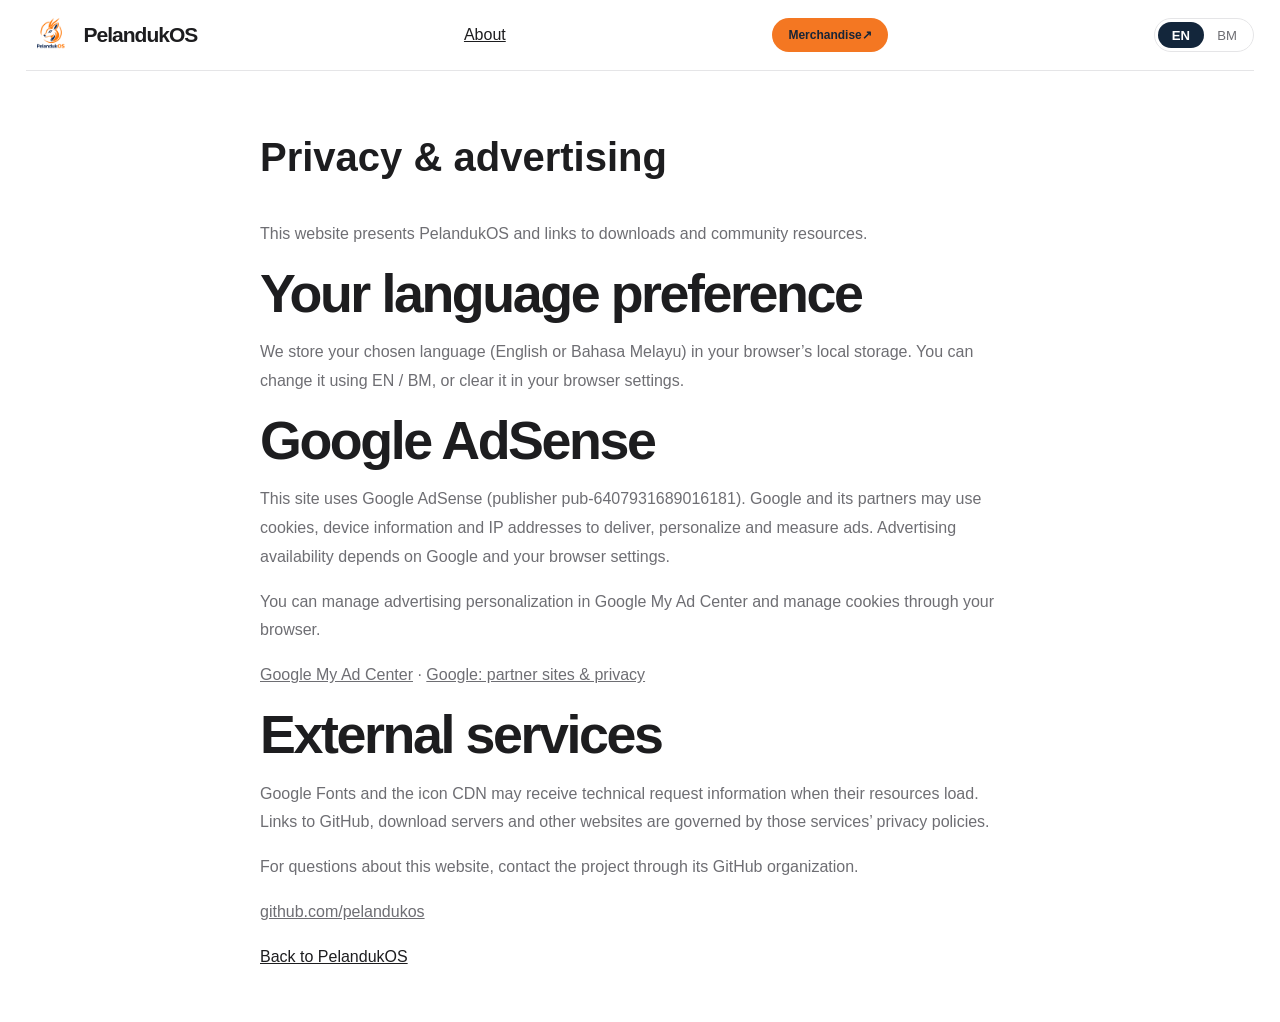
<file: privacy.html>
<!doctype html>
<html lang="en">
  <head>
    <meta charset="utf-8" />
    <meta name="viewport" content="width=device-width,initial-scale=1" />
    <title>Privacy & advertising | PelandukOS</title>
    <link rel="icon" href="assets/images/pelandukos-logo.png" />
    <link rel="stylesheet" href="styles.css" />
    <link rel="stylesheet" href="landing.css" />
  </head>
  <body class="landing">
    <div class="shell">
      <header class="topbar">
        <a href="index.html" class="brand" data-preserve-lang
          ><img
            src="assets/images/pelandukos-logo.png"
            alt="PelandukOS"
          /><strong>PelandukOS</strong></a
        >
        <a href="sponsor.html" data-preserve-lang>About</a>
        <a class="merch-link" href="https://shop.tunnelbiz.com">Merchandise <span aria-hidden="true">↗</span></a>
      <div class="lang-switch">
          <button data-set-lang="en" type="button">EN</button
          ><button data-set-lang="ms" type="button">BM</button>
        </div>
      </header>
      <main class="privacy-content">
        <h1 data-i18n="title">Privacy & advertising</h1>
        <p data-i18n="intro">
          This website presents PelandukOS and links to downloads and community
          resources.
        </p>
        <h2 data-i18n="languageTitle">Your language preference</h2>
        <p data-i18n="language">
          We store your chosen language (English or Bahasa Melayu) in your
          browser’s local storage. You can change it using EN / BM, or clear it
          in your browser settings.
        </p>
        <h2 data-i18n="adsTitle">Google AdSense</h2>
        <p data-i18n="ads">
          This site uses Google AdSense (publisher pub-6407931689016181). Google
          and its partners may use cookies, device information and IP addresses
          to deliver, personalize and measure ads. Advertising availability
          depends on Google and your browser settings.
        </p>
        <p data-i18n="choices">
          You can manage advertising personalization in Google My Ad Center and
          manage cookies through your browser.
        </p>
        <p>
          <a href="https://myadcenter.google.com/">Google My Ad Center</a> ·
          <a href="https://policies.google.com/technologies/partner-sites"
            >Google: partner sites & privacy</a
          >
        </p>
        <h2 data-i18n="externalTitle">External services</h2>
        <p data-i18n="external">
          Google Fonts and the icon CDN may receive technical request
          information when their resources load. Links to GitHub, download
          servers and other websites are governed by those services’ privacy
          policies.
        </p>
        <p data-i18n="contact">
          For questions about this website, contact the project through its
          GitHub organization.
        </p>
        <p><a href="https://github.com/pelandukos">github.com/pelandukos</a></p>
        <a href="index.html" data-preserve-lang data-i18n="back"
          >Back to PelandukOS</a
        >
      </main>
    </div>
    <script>
      window.PAGE_I18N = {
        en: {
          metaTitle: "Privacy & advertising | PelandukOS",
          title: "Privacy & advertising",
          intro:
            "This website presents PelandukOS and links to downloads and community resources.",
          languageTitle: "Your language preference",
          language:
            "We store your chosen language (English or Bahasa Melayu) in your browser’s local storage. You can change it using EN / BM, or clear it in your browser settings.",
          adsTitle: "Google AdSense",
          ads: "This site uses Google AdSense (publisher pub-6407931689016181). Google and its partners may use cookies, device information and IP addresses to deliver, personalize and measure ads. Advertising availability depends on Google and your browser settings.",
          choices:
            "You can manage advertising personalization in Google My Ad Center and manage cookies through your browser.",
          externalTitle: "External services",
          external:
            "Google Fonts and the icon CDN may receive technical request information when their resources load. Links to GitHub, download servers and other websites are governed by those services’ privacy policies.",
          contact:
            "For questions about this website, contact the project through its GitHub organization.",
          back: "Back to PelandukOS",
        },
        ms: {
          metaTitle: "Privasi & pengiklanan | PelandukOS",
          title: "Privasi & pengiklanan",
          intro:
            "Laman ini memperkenalkan PelandukOS serta menyediakan pautan muat turun dan sumber komuniti.",
          languageTitle: "Pilihan bahasa anda",
          language:
            "Kami menyimpan bahasa pilihan anda (Inggeris atau Bahasa Melayu) dalam storan setempat pelayar. Anda boleh menukarnya melalui EN / BM atau memadamkannya dalam tetapan pelayar.",
          adsTitle: "Google AdSense",
          ads: "Laman ini menggunakan Google AdSense (penerbit pub-6407931689016181). Google dan rakan kongsinya mungkin menggunakan kuki, maklumat peranti dan alamat IP untuk menyediakan, memperibadikan dan mengukur iklan. Paparan iklan bergantung pada Google dan tetapan pelayar anda.",
          choices:
            "Anda boleh mengurus pemperibadian iklan melalui Google My Ad Center dan mengurus kuki melalui pelayar.",
          externalTitle: "Perkhidmatan luar",
          external:
            "Google Fonts dan CDN ikon mungkin menerima maklumat teknikal permintaan apabila sumbernya dimuatkan. Pautan ke GitHub, pelayan muat turun dan laman lain tertakluk kepada dasar privasi perkhidmatan tersebut.",
          contact:
            "Untuk pertanyaan tentang laman ini, hubungi projek melalui organisasi GitHubnya.",
          back: "Kembali ke PelandukOS",
        },
      };
    </script>
    <script src="app.js"></script>
  </body>
</html>
</file>
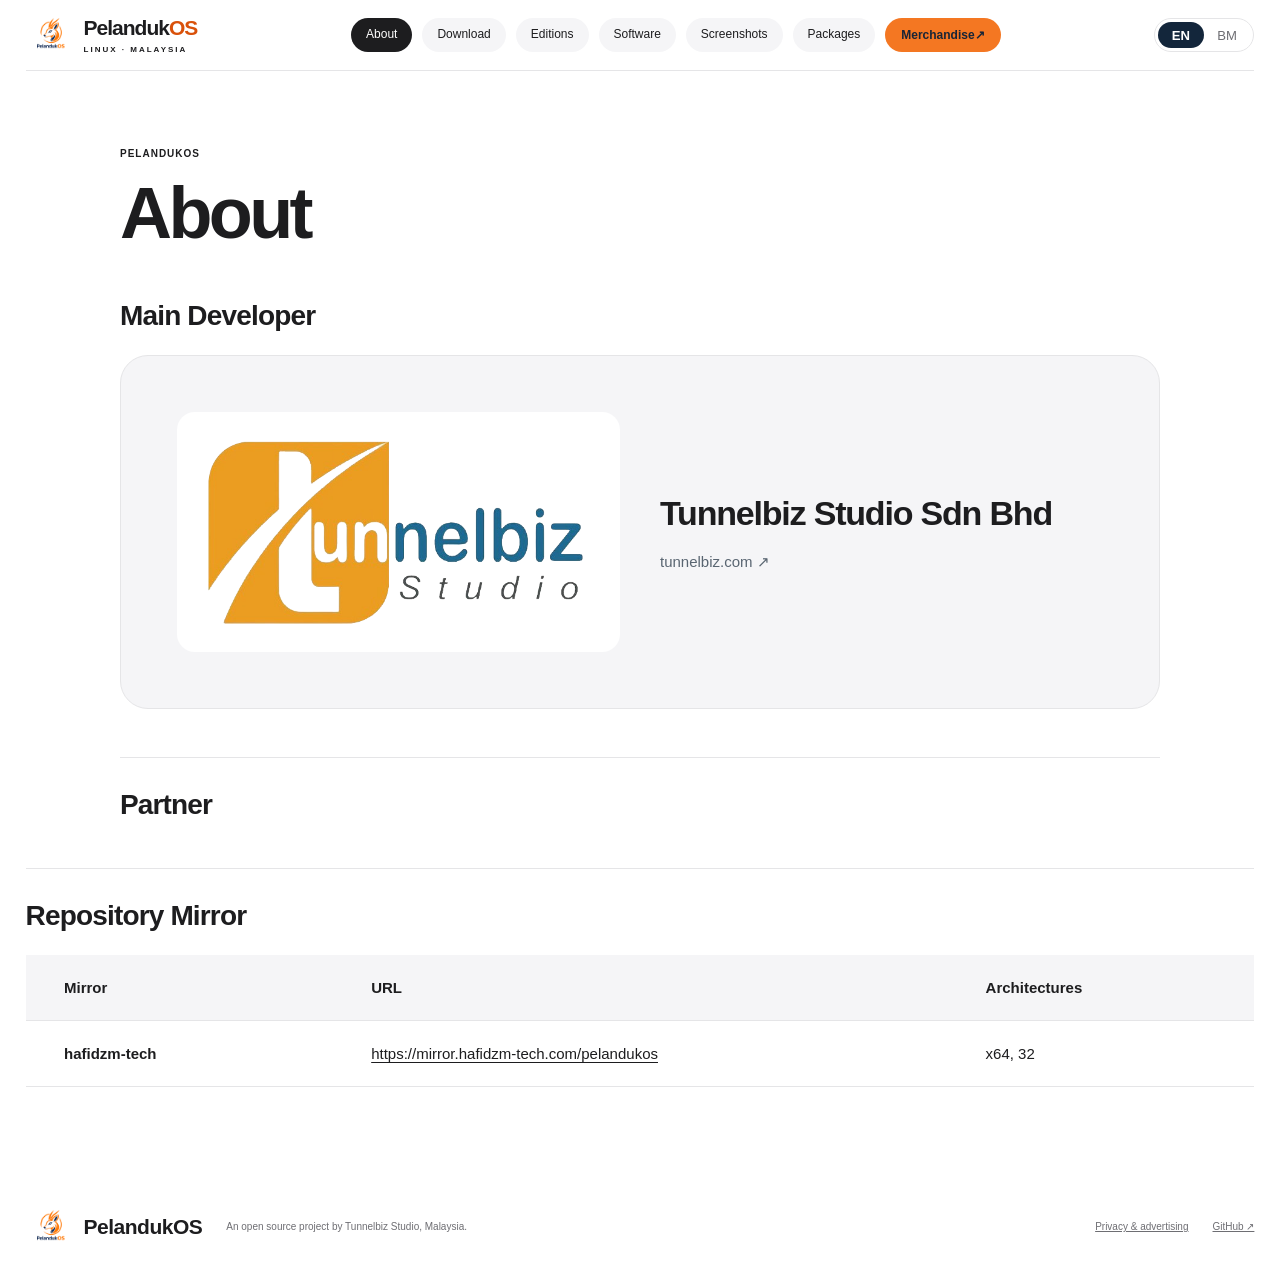
<file: sponsor.html>
<!doctype html>
<html lang="en">
  <head>
    <meta charset="utf-8" />
    <meta name="viewport" content="width=device-width, initial-scale=1" />
    <title>About | PelandukOS</title>
    <meta name="description" content="PelandukOS main developer, partners and repository mirrors." />
    <link rel="canonical" href="https://pelandukos.tunnelbiz.com/sponsor.html" />
    <link rel="icon" href="assets/images/pelandukos-logo.png" />
    <link rel="stylesheet" href="styles.css" />
    <link rel="stylesheet" href="landing.css" />
    <link rel="stylesheet" href="sponsor.css" />
  </head>
  <body class="landing sponsor-page">
    <a class="skip-link" href="#main" data-i18n="skip">Skip to content</a>
    <div class="shell">
      <header class="topbar">
        <a class="brand" href="index.html" data-preserve-lang
          ><img
            src="assets/images/pelandukos-logo.png"
            width="64"
            height="64"
            alt="PelandukOS"
          /><strong
            >Pelanduk<span>OS</span><small>LINUX · MALAYSIA</small></strong
          ></a
        >
        <nav class="header-nav" aria-label="Main navigation">
          <a href="sponsor.html" aria-current="page" data-preserve-lang>About</a>
          <a href="index.html#downloads" data-preserve-lang data-i18n="navDownload">Download</a>
          <a href="index.html#editions" data-preserve-lang
            ><span data-i18n="navEditions">Editions</span></a
          ><a href="index.html#software" data-preserve-lang
            ><span data-i18n="navSoftware">Software</span></a
          ><a href="index.html#screenshots" data-preserve-lang
            ><span data-i18n="navScreenshots">Screenshots</span></a
          ><a href="packaging.html" data-preserve-lang
            ><span data-i18n="navPackaging">Packages</span></a
          >
          <a class="merch-link" href="https://shop.tunnelbiz.com">Merchandise <span aria-hidden="true">↗</span></a>
        </nav>
        <div class="lang-switch" aria-label="Language / Bahasa">
          <button type="button" data-set-lang="en">EN</button
          ><button type="button" data-set-lang="ms">BM</button>
        </div>
      </header>
      <main id="main" class="sponsor-content">
        <header class="sponsor-heading">
          <p class="eyebrow">PELANDUKOS</p>
          <h1>About</h1>
        </header>
        <section class="developer-section" aria-labelledby="developer-title">
          <h2 id="developer-title" data-i18n="developer">Main Developer</h2>
          <a class="developer-card" href="https://tunnelbiz.com/">
            <div class="developer-logo">
              <img src="assets/images/tunnelbiz-studio-logo.png" width="666" height="330" alt="Tunnelbiz Studio logo" />
            </div>
            <div class="developer-details">
              <h3>Tunnelbiz Studio Sdn Bhd</h3>
              <span class="developer-url">tunnelbiz.com <span aria-hidden="true">↗</span></span>
            </div>
          </a>
        </section>
        <section class="sponsor-section" aria-labelledby="sponsors-title">
          <h2 id="sponsors-title" data-i18n="sponsors">Partner</h2>
          <ul class="sponsor-list" aria-labelledby="sponsors-title"></ul>
        </section>
        <section class="sponsor-section repository-section" aria-labelledby="repository-title">
          <h2 id="repository-title" data-i18n="repository">Repository Mirror</h2>
          <table class="mirror-table" aria-labelledby="repository-title">
            <thead>
              <tr>
                <th scope="col">Mirror</th>
                <th scope="col">URL</th>
                <th scope="col">Architectures</th>
              </tr>
            </thead>
            <tbody>
              <tr>
                <th scope="row">hafidzm-tech</th>
                <td><a href="https://mirror.hafidzm-tech.com/pelandukos">https://mirror.hafidzm-tech.com/pelandukos</a></td>
                <td>x64, 32</td>
              </tr>
            </tbody>
          </table>
        </section>
      </main>
      <footer class="site-footer">
        <a class="brand" href="index.html"
          ><img
            src="assets/images/pelandukos-logo.png"
            alt="PelandukOS"
            width="56"
            height="56"
          /><strong>PelandukOS</strong></a
        >
        <p>
          <span data-i18n="footer"
            >An open source project by Tunnelbiz Studio, Malaysia.</span
          >
        </p>
        <a href="privacy.html" data-preserve-lang
          ><span data-i18n="privacy">Privacy &amp; advertising</span></a
        ><a href="https://github.com/pelandukos" target="_blank" rel="noopener"
          >GitHub ↗</a
        >
      </footer>
    </div>
    <script>
      window.PAGE_I18N = {
        en: {
          metaTitle: "About | PelandukOS",
          skip: "Skip to content",
          navDownload: "Download",
          navEditions: "Editions",
          navSoftware: "Software",
          navScreenshots: "Screenshots",
          navPackaging: "Packages",
          developer: "Main Developer",
          sponsors: "Partner",
          repository: "Repository Mirror",
          footer: "An open source project by Tunnelbiz Studio, Malaysia.",
          privacy: "Privacy & advertising"
        },
        ms: {
          metaTitle: "About | PelandukOS",
          skip: "Langkau ke kandungan",
          navDownload: "Muat turun",
          navEditions: "Edisi",
          navSoftware: "Perisian",
          navScreenshots: "Tangkapan skrin",
          navPackaging: "Pakej",
          developer: "Pembangun Utama",
          sponsors: "Partner",
          repository: "Repository Mirror",
          footer: "Projek sumber terbuka oleh Tunnelbiz Studio, Malaysia.",
          privacy: "Privasi & pengiklanan"
        }
      };
    </script>
    <script src="app.js"></script>
  </body>
</html>
</file>
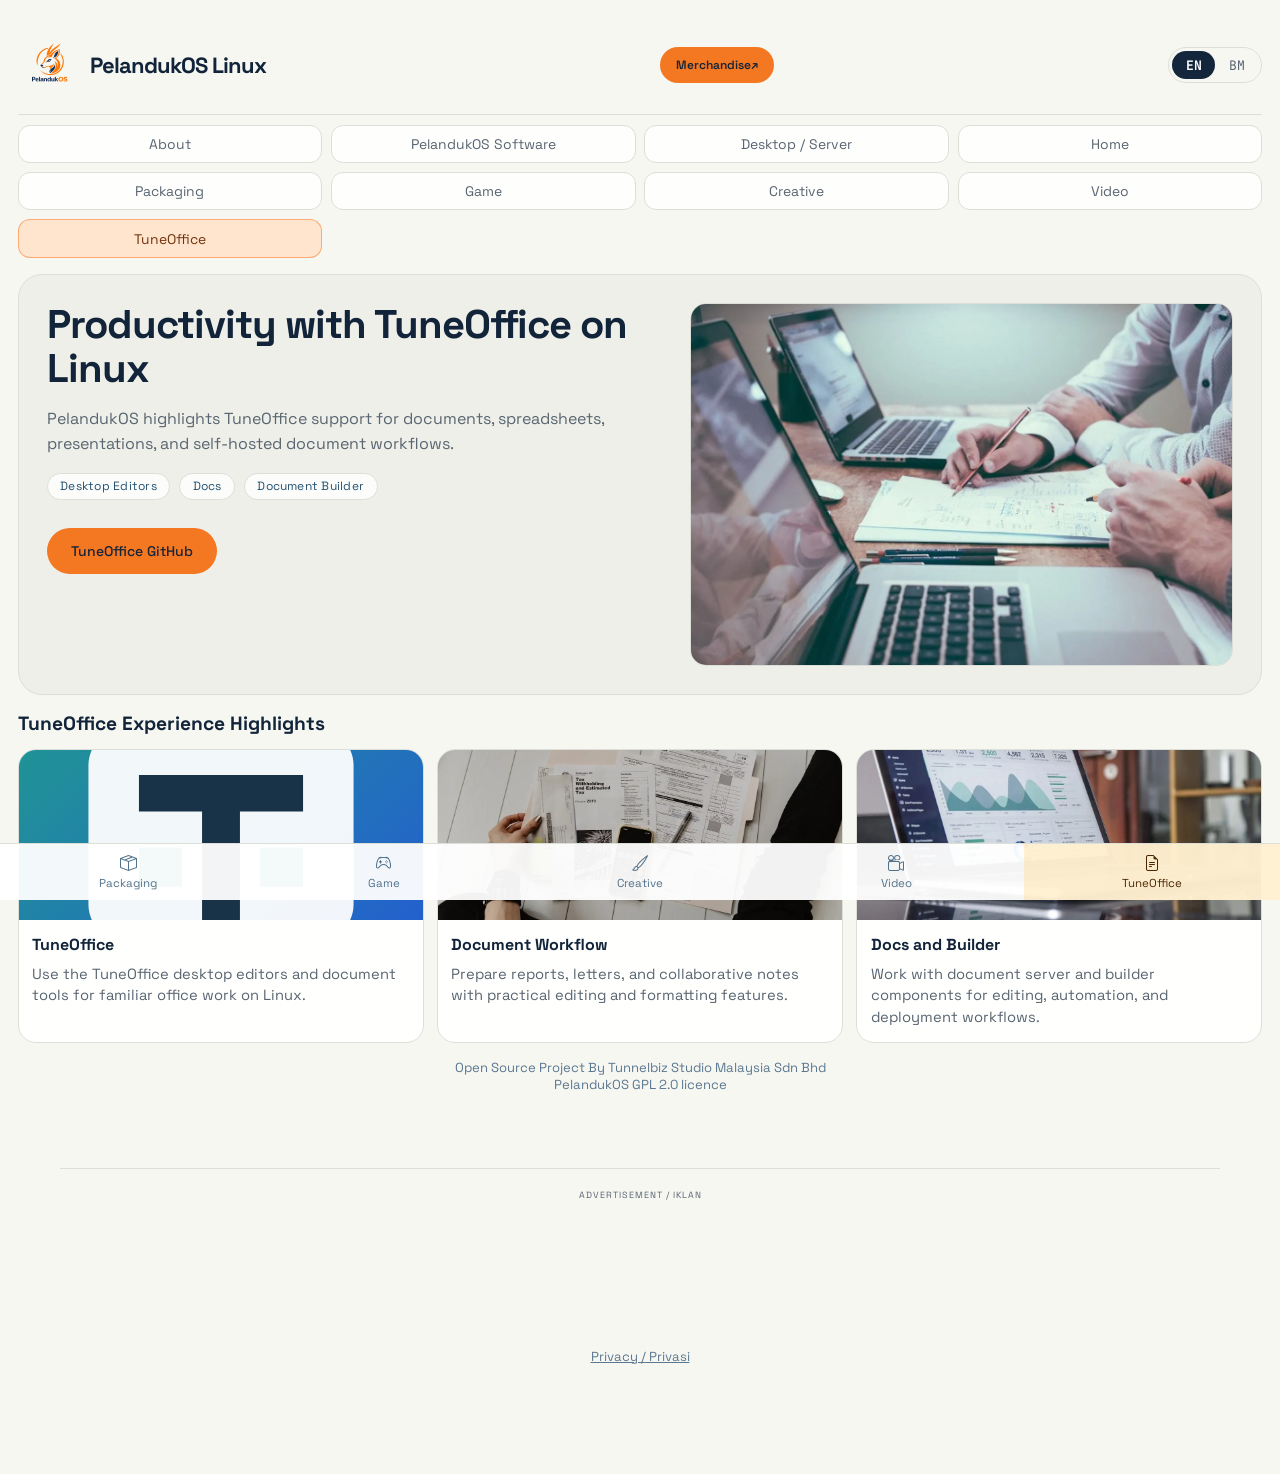
<file: tuneoffice.html>
<!doctype html>
<html lang="en">
<head>
  <meta charset="utf-8">
  <meta name="viewport" content="width=device-width, initial-scale=1">
  <title>PelandukOS TuneOffice</title>
  <link rel="stylesheet" href="https://cdn.jsdelivr.net/npm/bootstrap-icons@1.11.3/font/bootstrap-icons.css">
  <link rel="stylesheet" href="styles.css"><link rel="stylesheet" href="landing.css"><link rel="icon" href="assets/images/pelandukos-logo.png">
<meta name="google-adsense-account" content="ca-pub-6407931689016181">
<script async src="https://pagead2.googlesyndication.com/pagead/js/adsbygoogle.js?client=ca-pub-6407931689016181" crossorigin="anonymous"></script>
</head>
<body>
  <div class="shell">
    <header class="topbar">
      <a class="brand" href="/index.html" data-preserve-lang>
        <img src="assets/images/pelandukos-logo.png" alt="PelandukOS logo">
        <strong>PelandukOS Linux</strong>
      </a>
      <a class="merch-link" href="https://shop.tunnelbiz.com">Merchandise <span aria-hidden="true">↗</span></a>
      <div class="lang-switch" aria-label="Language switcher">
        <button type="button" data-set-lang="en">EN</button>
        <button type="button" data-set-lang="ms">BM</button>
      </div>
    </header>

    <nav class="main-nav"><a href="/sponsor.html" data-preserve-lang data-page-link="sponsor.html">About</a><a href="/index.html#software" data-preserve-lang>PelandukOS Software</a><a href="/index.html#editions" data-preserve-lang>Desktop / Server</a>
      <a href="/index.html" data-preserve-lang data-page-link="index.html" data-i18n="navHome"></a>
      <a href="/packaging.html" data-preserve-lang data-page-link="packaging.html" data-i18n="navPackaging"></a>
      <a href="/game.html" data-preserve-lang data-page-link="game.html" data-i18n="navGame"></a>
      <a href="/creative.html" data-preserve-lang data-page-link="creative.html" data-i18n="navCreative"></a>
      <a href="/video.html" data-preserve-lang data-page-link="video.html" data-i18n="navVideo"></a>
      <a href="/tuneoffice.html" data-preserve-lang data-page-link="tuneoffice.html" data-i18n="navTuneOffice"></a>
    </nav>

    <section class="hero">
      <div class="hero-text">
        <h1 data-i18n="title"></h1>
        <p data-i18n="subtitle"></p>
        <div class="kpi-row">
          <span class="kpi">Desktop Editors</span>
          <span class="kpi">Docs</span>
          <span class="kpi">Document Builder</span>
        </div>
        <div class="actions">
          <a class="btn-main" href="https://github.com/asklinux/tuneoffice" target="_blank" rel="noopener" data-i18n="btnSource"></a>
        </div>
      </div>
      <div class="hero-media">
        <img src="assets/images/tuneoffice-hero.webp" alt="Office productivity workspace">
      </div>
    </section>

    <section class="section">
      <h2 data-i18n="sectionTitle"></h2>
      <div class="card-grid">
        <article class="card">
          <img src="assets/images/tuneoffice-logo.svg" alt="TuneOffice logo" loading="lazy">
          <div class="body">
            <h3>TuneOffice</h3>
            <p data-i18n="tuneOfficeText"></p>
          </div>
        </article>
        <article class="card">
          <img src="assets/images/tuneoffice-document.webp" alt="Document editing" loading="lazy">
          <div class="body">
            <h3 data-i18n="card2Title"></h3>
            <p data-i18n="card2Text"></p>
          </div>
        </article>
        <article class="card">
          <img src="assets/images/tuneoffice-spreadsheet.webp" alt="Spreadsheet analytics" loading="lazy">
          <div class="body">
            <h3 data-i18n="card3Title"></h3>
            <p data-i18n="card3Text"></p>
          </div>
        </article>
      </div>
      <p class="footer-note" data-i18n="footerNote"></p>
    </section>
  </div>

<aside class="ad-section" aria-label="Advertisement"><p class="ad-label">ADVERTISEMENT / IKLAN</p><ins class="adsbygoogle" data-ad-client="ca-pub-6407931689016181" data-ad-slot="6009842053" data-ad-format="auto" data-full-width-responsive="true"></ins></aside><p class="footer-note"><a href="privacy.html" data-preserve-lang>Privacy / Privasi</a></p>
  <nav class="bottom-dock">
    <a href="/packaging.html" data-preserve-lang data-page-link="packaging.html"><i class="bi bi-box-seam"></i><span data-i18n="navPackaging"></span></a>
    <a href="/game.html" data-preserve-lang data-page-link="game.html"><i class="bi bi-controller"></i><span data-i18n="navGame"></span></a>
    <a href="/creative.html" data-preserve-lang data-page-link="creative.html"><i class="bi bi-brush"></i><span data-i18n="navCreative"></span></a>
    <a href="/video.html" data-preserve-lang data-page-link="video.html"><i class="bi bi-camera-reels"></i><span data-i18n="navVideo"></span></a>
    <a href="/tuneoffice.html" data-preserve-lang data-page-link="tuneoffice.html"><i class="bi bi-file-earmark-text"></i><span data-i18n="navTuneOffice"></span></a>
  </nav>

  <script>
    window.PAGE_I18N = {
      en: {
        metaTitle: 'PelandukOS TuneOffice | Office Productivity',
        navHome: 'Home',
        navPackaging: 'Packaging',
        navGame: 'Game',
        navCreative: 'Creative',
        navVideo: 'Video',
        navTuneOffice: 'TuneOffice',
        title: 'Productivity with TuneOffice on Linux',
        subtitle: 'PelandukOS highlights TuneOffice support for documents, spreadsheets, presentations, and self-hosted document workflows.',
        btnSource: 'TuneOffice GitHub',
        sectionTitle: 'TuneOffice Experience Highlights',
        tuneOfficeText: 'Use the TuneOffice desktop editors and document tools for familiar office work on Linux.',
        card2Title: 'Document Workflow',
        card2Text: 'Prepare reports, letters, and collaborative notes with practical editing and formatting features.',
        card3Title: 'Docs and Builder',
        card3Text: 'Work with document server and builder components for editing, automation, and deployment workflows.',
        footerNote: 'Open Source Project By Tunnelbiz Studio Malaysia Sdn Bhd\nPelandukOS GPL 2.0 licence'
      },
      ms: {
        metaTitle: 'PelandukOS TuneOffice | Produktiviti Pejabat',
        navHome: 'Utama',
        navPackaging: 'Pakej',
        navGame: 'Permainan',
        navCreative: 'Kreatif',
        navVideo: 'Video',
        navTuneOffice: 'TuneOffice',
        title: 'Produktiviti dengan TuneOffice di Linux',
        subtitle: 'PelandukOS mengetengahkan sokongan TuneOffice untuk dokumen, hamparan, pembentangan dan aliran kerja dokumen kendiri.',
        btnSource: 'GitHub TuneOffice',
        sectionTitle: 'Sorotan Pengalaman TuneOffice',
        tuneOfficeText: 'Gunakan editor desktop dan alat dokumen TuneOffice untuk tugasan pejabat harian di Linux.',
        card2Title: 'Aliran Dokumen',
        card2Text: 'Sediakan laporan, surat dan nota kolaboratif dengan templat serta ciri pemformatan praktikal.',
        card3Title: 'Docs dan Builder',
        card3Text: 'Bekerja dengan komponen document server dan builder untuk penyuntingan, automasi dan aliran deployment.',
        footerNote: 'Open Source Project By Tunnelbiz Studio Malaysia Sdn Bhd\nPelandukOS GPL 2.0 licence'
      }
    };
  </script>
  <script src="app.js"></script>
<script src="ads.js"></script>
</body>
</html>
</file>
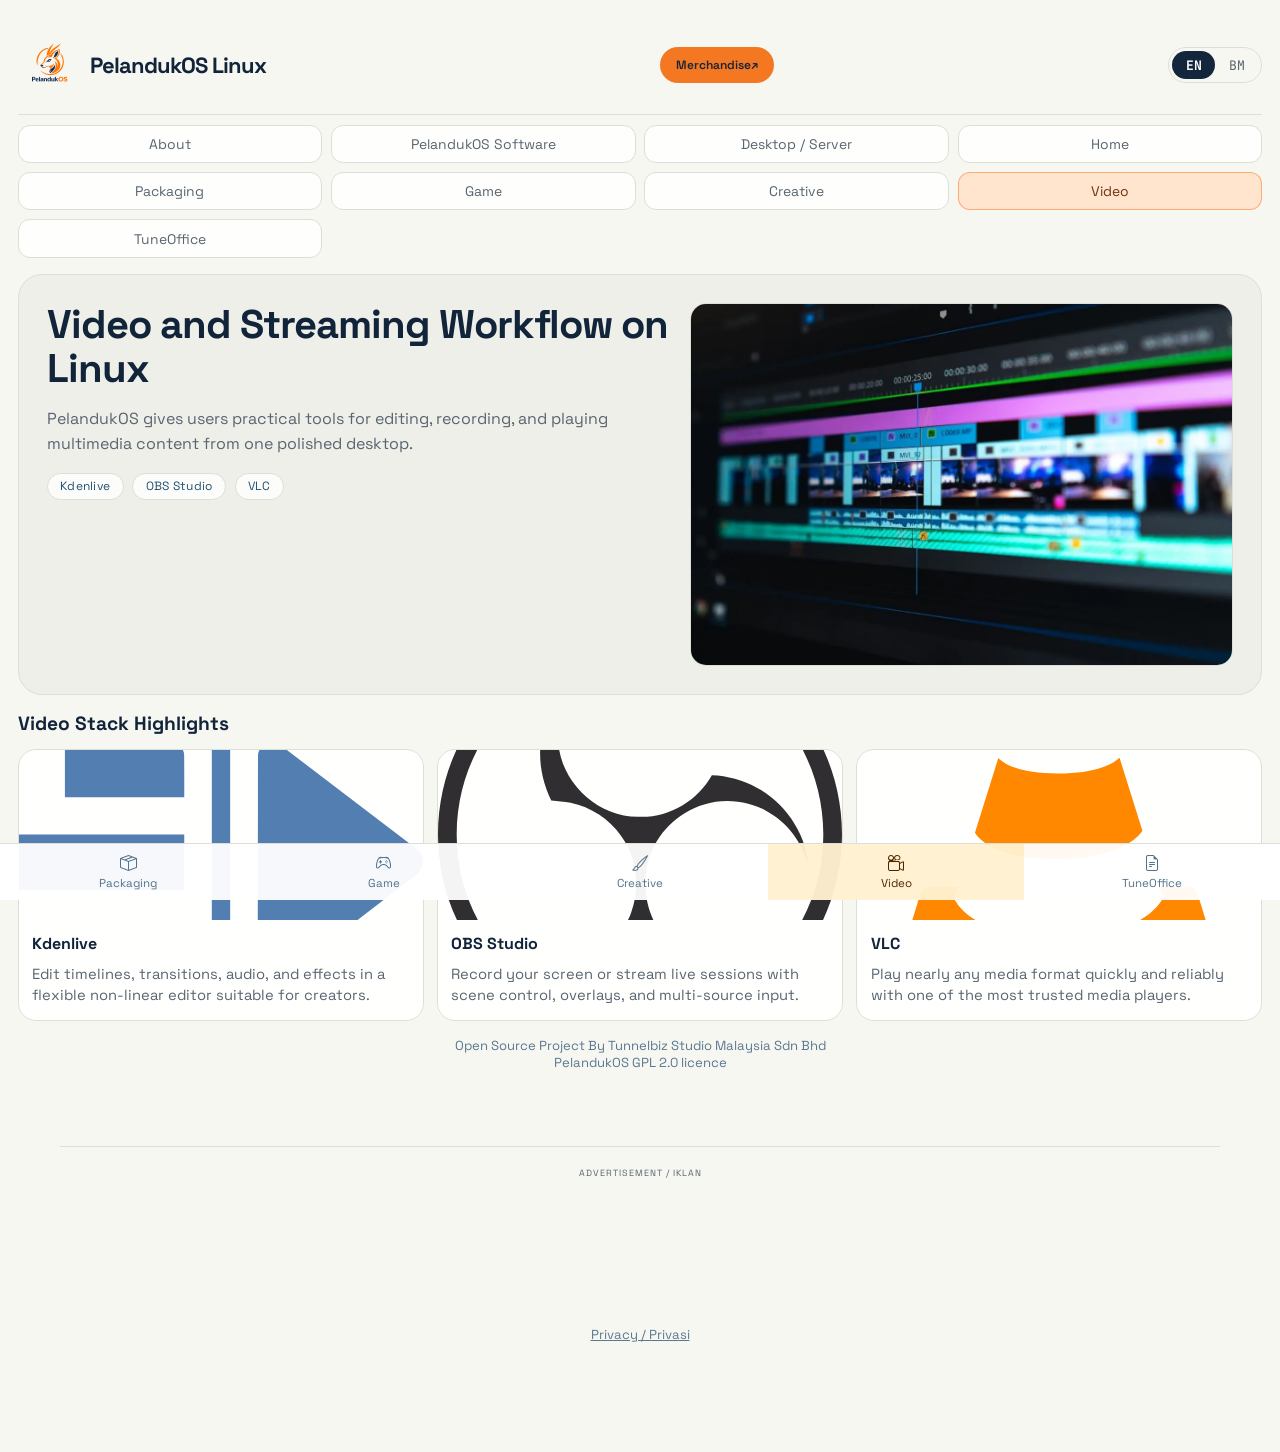
<file: video.html>
<!doctype html>
<html lang="en">
<head>
  <meta charset="utf-8">
  <meta name="viewport" content="width=device-width, initial-scale=1">
  <title>PelandukOS Video</title>
  <link rel="stylesheet" href="https://cdn.jsdelivr.net/npm/bootstrap-icons@1.11.3/font/bootstrap-icons.css">
  <link rel="stylesheet" href="styles.css"><link rel="stylesheet" href="landing.css"><link rel="icon" href="assets/images/pelandukos-logo.png">
<meta name="google-adsense-account" content="ca-pub-6407931689016181">
<script async src="https://pagead2.googlesyndication.com/pagead/js/adsbygoogle.js?client=ca-pub-6407931689016181" crossorigin="anonymous"></script>
</head>
<body>
  <div class="shell">
    <header class="topbar">
      <a class="brand" href="/index.html" data-preserve-lang>
        <img src="assets/images/pelandukos-logo.png" alt="PelandukOS logo">
        <strong>PelandukOS Linux</strong>
      </a>
      <a class="merch-link" href="https://shop.tunnelbiz.com">Merchandise <span aria-hidden="true">↗</span></a>
      <div class="lang-switch" aria-label="Language switcher">
        <button type="button" data-set-lang="en">EN</button>
        <button type="button" data-set-lang="ms">BM</button>
      </div>
    </header>

    <nav class="main-nav"><a href="/sponsor.html" data-preserve-lang data-page-link="sponsor.html">About</a><a href="/index.html#software" data-preserve-lang>PelandukOS Software</a><a href="/index.html#editions" data-preserve-lang>Desktop / Server</a>
      <a href="/index.html" data-preserve-lang data-page-link="index.html" data-i18n="navHome"></a>
      <a href="/packaging.html" data-preserve-lang data-page-link="packaging.html" data-i18n="navPackaging"></a>
      <a href="/game.html" data-preserve-lang data-page-link="game.html" data-i18n="navGame"></a>
      <a href="/creative.html" data-preserve-lang data-page-link="creative.html" data-i18n="navCreative"></a>
      <a href="/video.html" data-preserve-lang data-page-link="video.html" data-i18n="navVideo"></a>
      <a href="/tuneoffice.html" data-preserve-lang data-page-link="tuneoffice.html" data-i18n="navTuneOffice"></a>
    </nav>

    <section class="hero">
      <div class="hero-text">
        <h1 data-i18n="title"></h1>
        <p data-i18n="subtitle"></p>
        <div class="kpi-row">
          <span class="kpi">Kdenlive</span>
          <span class="kpi">OBS Studio</span>
          <span class="kpi">VLC</span>
        </div>
      </div>
      <div class="hero-media">
        <img src="assets/images/video-hero.webp" alt="Video editing timeline">
      </div>
    </section>

    <section class="section">
      <h2 data-i18n="sectionTitle"></h2>
      <div class="card-grid">
        <article class="card">
          <img src="assets/images/kdenlive-logo.svg" alt="Kdenlive logo" loading="lazy">
          <div class="body">
            <h3>Kdenlive</h3>
            <p data-i18n="kdenliveText"></p>
          </div>
        </article>
        <article class="card">
          <img src="assets/images/obs-logo.svg" alt="OBS logo" loading="lazy">
          <div class="body">
            <h3>OBS Studio</h3>
            <p data-i18n="obsText"></p>
          </div>
        </article>
        <article class="card">
          <img src="assets/images/vlc-logo.svg" alt="VLC icon" loading="lazy">
          <div class="body">
            <h3>VLC</h3>
            <p data-i18n="vlcText"></p>
          </div>
        </article>
      </div>
      <p class="footer-note" data-i18n="footerNote"></p>
    </section>
  </div>

<aside class="ad-section" aria-label="Advertisement"><p class="ad-label">ADVERTISEMENT / IKLAN</p><ins class="adsbygoogle" data-ad-client="ca-pub-6407931689016181" data-ad-slot="6009842053" data-ad-format="auto" data-full-width-responsive="true"></ins></aside><p class="footer-note"><a href="privacy.html" data-preserve-lang>Privacy / Privasi</a></p>
  <nav class="bottom-dock">
    <a href="/packaging.html" data-preserve-lang data-page-link="packaging.html"><i class="bi bi-box-seam"></i><span data-i18n="navPackaging"></span></a>
    <a href="/game.html" data-preserve-lang data-page-link="game.html"><i class="bi bi-controller"></i><span data-i18n="navGame"></span></a>
    <a href="/creative.html" data-preserve-lang data-page-link="creative.html"><i class="bi bi-brush"></i><span data-i18n="navCreative"></span></a>
    <a href="/video.html" data-preserve-lang data-page-link="video.html"><i class="bi bi-camera-reels"></i><span data-i18n="navVideo"></span></a>
    <a href="/tuneoffice.html" data-preserve-lang data-page-link="tuneoffice.html"><i class="bi bi-file-earmark-text"></i><span data-i18n="navTuneOffice"></span></a>
  </nav>

  <script>
    window.PAGE_I18N = {
      en: {
        metaTitle: 'PelandukOS Video | Edit, Stream, Publish',
        navHome: 'Home',
        navPackaging: 'Packaging',
        navGame: 'Game',
        navCreative: 'Creative',
        navVideo: 'Video',
        navTuneOffice: 'TuneOffice',
        title: 'Video and Streaming Workflow on Linux',
        subtitle: 'PelandukOS gives users practical tools for editing, recording, and playing multimedia content from one polished desktop.',
        sectionTitle: 'Video Stack Highlights',
        kdenliveText: 'Edit timelines, transitions, audio, and effects in a flexible non-linear editor suitable for creators.',
        obsText: 'Record your screen or stream live sessions with scene control, overlays, and multi-source input.',
        vlcText: 'Play nearly any media format quickly and reliably with one of the most trusted media players.',
        footerNote: 'Open Source Project By Tunnelbiz Studio Malaysia Sdn Bhd\nPelandukOS GPL 2.0 licence'
      },
      ms: {
        metaTitle: 'PelandukOS Video | Edit, Strim, Terbit',
        navHome: 'Utama',
        navPackaging: 'Pakej',
        navGame: 'Permainan',
        navCreative: 'Kreatif',
        navVideo: 'Video',
        navTuneOffice: 'TuneOffice',
        title: 'Aliran Kerja Video dan Penstriman di Linux',
        subtitle: 'PelandukOS menyediakan alat praktikal untuk menyunting, merakam dan memainkan kandungan multimedia dalam satu desktop yang kemas.',
        sectionTitle: 'Sorotan Perisian Video',
        kdenliveText: 'Sunting timeline, transisi, audio dan efek menggunakan editor non-linear yang fleksibel untuk pencipta kandungan.',
        obsText: 'Rakam skrin atau strim langsung dengan kawalan scene, overlay dan input pelbagai sumber.',
        vlcText: 'Mainkan hampir semua format media dengan pantas dan stabil menggunakan pemain media yang dipercayai.',
        footerNote: 'Open Source Project By Tunnelbiz Studio Malaysia Sdn Bhd\nPelandukOS GPL 2.0 licence'
      }
    };
  </script>
  <script src="app.js"></script>
<script src="ads.js"></script>
</body>
</html>
</file>
<file: styles.css>
@import url('https://fonts.googleapis.com/css2?family=JetBrains+Mono:wght@400;700&family=Space+Grotesk:wght@400;500;600;700&display=swap');

:root {
  --bg: #f4fbff;
  --bg-soft: #eaf7ff;
  --surface: rgba(255, 255, 255, 0.86);
  --surface-solid: #ffffff;
  --accent: #ff8c42;
  --accent-2: #ffd166;
  --text: #183247;
  --muted: #4f7089;
  --line: rgba(106, 158, 196, 0.34);
  --shadow: 0 18px 42px rgba(42, 93, 131, 0.18);
  --radius: 18px;
}

* {
  box-sizing: border-box;
}

html,
body {
  margin: 0;
  padding: 0;
}

body {
  font-family: 'Space Grotesk', sans-serif;
  color: var(--text);
  background:
    linear-gradient(rgba(244, 251, 255, 0.72), rgba(244, 251, 255, 0.72)),
    url('./assets/images/bg.png') center / cover no-repeat fixed;
  min-height: 100vh;
  padding-bottom: 96px;
}

.shell {
  width: 100%;
  max-width: none;
  margin: 0 auto;
  padding: 1rem 1.1rem 2rem;
}

.topbar {
  display: flex;
  align-items: center;
  justify-content: space-between;
  gap: 1rem;
  padding: 0.8rem 0;
  position: sticky;
  top: 0;
  z-index: 30;
  backdrop-filter: blur(8px);
  background: rgba(246, 252, 255, 0.72);
  border-bottom: 1px solid rgba(106, 158, 196, 0.2);
}

.brand {
  display: inline-flex;
  align-items: center;
  gap: 0.7rem;
  color: var(--text);
  text-decoration: none;
}

.brand img {
  width: 40px;
  height: 40px;
  object-fit: contain;
}

.brand strong {
  letter-spacing: 0.02em;
  font-size: 1rem;
}

.lang-switch {
  display: inline-flex;
  border: 1px solid var(--line);
  background: rgba(255, 255, 255, 0.9);
  border-radius: 999px;
  padding: 0.18rem;
}

.lang-switch button {
  border: 0;
  color: var(--muted);
  background: transparent;
  border-radius: 999px;
  padding: 0.35rem 0.85rem;
  font-size: 0.82rem;
  cursor: pointer;
  font-family: 'JetBrains Mono', monospace;
}

.lang-switch button.active {
  color: #4b2600;
  background: linear-gradient(90deg, var(--accent), var(--accent-2));
  font-weight: 700;
}

.main-nav {
  display: grid;
  grid-template-columns: repeat(6, minmax(0, 1fr));
  gap: 0.55rem;
  margin: 0.6rem 0 1rem;
}

.main-nav a {
  color: var(--muted);
  text-decoration: none;
  border: 1px solid var(--line);
  background: rgba(255, 255, 255, 0.88);
  border-radius: 12px;
  text-align: center;
  padding: 0.58rem 0.4rem;
  font-size: 0.87rem;
}

.main-nav a:hover,
.main-nav a.active {
  color: #3e2300;
  border-color: rgba(255, 140, 66, 0.65);
  background: rgba(255, 209, 102, 0.26);
}

.hero {
  border: 1px solid var(--line);
  border-radius: 24px;
  box-shadow: var(--shadow);
  padding: clamp(1rem, 2.2vw, 1.8rem);
  background:
    linear-gradient(140deg, rgba(255, 255, 255, 0.95), rgba(246, 252, 255, 0.9));
  display: grid;
  grid-template-columns: 1.15fr 1fr;
  gap: 1.2rem;
  overflow: hidden;
}

.hero-text h1 {
  margin: 0;
  font-size: clamp(1.7rem, 3.2vw, 2.5rem);
  line-height: 1.1;
}

.hero-text p {
  color: var(--muted);
  margin: 1rem 0 0;
  line-height: 1.55;
}

.kpi-row {
  display: flex;
  flex-wrap: wrap;
  gap: 0.55rem;
  margin-top: 1rem;
}

.kpi {
  border: 1px solid var(--line);
  border-radius: 999px;
  color: #225171;
  padding: 0.3rem 0.78rem;
  font-size: 0.75rem;
  background: rgba(255, 255, 255, 0.82);
  letter-spacing: 0.02em;
}

.actions {
  display: flex;
  flex-wrap: wrap;
  gap: 0.65rem;
  margin-top: 1.2rem;
}

.btn-main,
.btn-ghost {
  text-decoration: none;
  border-radius: 10px;
  padding: 0.62rem 1rem;
  font-weight: 600;
  display: inline-flex;
  align-items: center;
  gap: 0.45rem;
}

.btn-main {
  color: #4b2600;
  background: linear-gradient(90deg, var(--accent), var(--accent-2));
}

.btn-ghost {
  color: var(--text);
  border: 1px solid var(--line);
  background: rgba(255, 255, 255, 0.82);
}

.hero-media {
  border: 1px solid var(--line);
  border-radius: 16px;
  overflow: hidden;
  min-height: 280px;
  background: #edf8ff;
}

.hero-media img {
  width: 100%;
  height: 100%;
  display: block;
  object-fit: cover;
}

.section {
  margin-top: 1rem;
}

.section h2 {
  font-size: 1.2rem;
  margin: 0.2rem 0 0.8rem;
}

.card-grid {
  display: grid;
  grid-template-columns: repeat(3, minmax(0, 1fr));
  gap: 0.8rem;
}

.card {
  border: 1px solid var(--line);
  background: rgba(255, 255, 255, 0.9);
  border-radius: var(--radius);
  overflow: hidden;
  box-shadow: var(--shadow);
  animation: fadeup 0.75s ease both;
}

.card img {
  width: 100%;
  height: 170px;
  object-fit: cover;
  display: block;
}

.card .body {
  padding: 0.85rem;
}

.card h3 {
  margin: 0;
  font-size: 1rem;
}

.card p {
  color: var(--muted);
  margin: 0.6rem 0 0;
  line-height: 1.45;
  font-size: 0.92rem;
}

.footer-note {
  margin-top: 1rem;
  color: #5b7890;
  text-align: center;
  font-size: 0.82rem;
  white-space: pre-line;
}

.bottom-dock {
  position: fixed;
  left: 0;
  right: 0;
  bottom: 0;
  background: rgba(255, 255, 255, 0.95);
  border-top: 1px solid var(--line);
  display: grid;
  grid-template-columns: repeat(5, minmax(0, 1fr));
  z-index: 50;
}

.bottom-dock a {
  text-decoration: none;
  color: #51728b;
  text-align: center;
  padding: 0.55rem 0.25rem 0.6rem;
  font-size: 0.72rem;
}

.bottom-dock a.active {
  color: #4b2600;
  background: rgba(255, 209, 102, 0.3);
}

.bottom-dock i {
  display: block;
  font-size: 1rem;
  margin-bottom: 0.16rem;
}

@keyframes fadeup {
  from {
    transform: translateY(12px);
    opacity: 0;
  }
  to {
    transform: translateY(0);
    opacity: 1;
  }
}

@media (max-width: 960px) {
  .main-nav {
    grid-template-columns: repeat(3, minmax(0, 1fr));
  }

  .hero {
    grid-template-columns: 1fr;
  }

  .card-grid {
    grid-template-columns: repeat(2, minmax(0, 1fr));
  }
}

@media (max-width: 640px) {
  body {
    padding-bottom: 90px;
  }

  .main-nav {
    display: none;
  }

  .card-grid {
    grid-template-columns: 1fr;
  }

  .hero-media {
    min-height: 210px;
  }
}
</file>
<file: landing.css>
:root {
  --bg: #f7f7f2;
  --text: #12243a;
  --muted: #596571;
  --accent: #f47722;
  --line: #dcdfd7;
  --shadow: 0 16px 40px #142a3a0b;
}
html {
  scroll-behavior: smooth;
  scroll-padding-top: 100px;
}
body {
  background: var(--bg);
  color: var(--text);
}
a {
  color: inherit;
}
button,
input {
  font: inherit;
}
a:focus-visible,
button:focus-visible,
input:focus-visible {
  outline: 3px solid #cf5000;
  outline-offset: 5px;
}
.landing {
  padding-bottom: 0;
}
.landing .shell {
  width: 100%;
  max-width: none;
  padding: 0 clamp(16px, 2vw, 32px);
}
.topbar {
  background: #f7f7f2ed;
  backdrop-filter: blur(16px);
  padding: 17px 0;
  border-bottom: 1px solid var(--line);
}
.brand {
  gap: 8px;
}
.brand img {
  width: 60px;
  height: 60px;
}
.brand strong {
  font-size: 22px;
  letter-spacing: -1px;
}
.brand strong > span {
  color: #d9510a;
}
.brand small {
  font-size: 9px;
  letter-spacing: 2px;
  display: block;
  margin-top: 5px;
}
.header-nav {
  display: flex;
  gap: 30px;
}
.header-nav a {
  font-size: 13px;
  text-decoration: none;
  font-weight: 500;
}
.header-nav a:hover {
  color: #c64a05;
}
.lang-switch {
  background: transparent;
}
.lang-switch button.active {
  background: #13263b;
  color: white;
}
.landing-hero {
  display: grid;
  grid-template-columns: 0.9fr 1.1fr;
  gap: 55px;
  align-items: center;
  padding: 84px 0 75px;
}
.eyebrow {
  font-size: 10px;
  font-weight: 700;
  letter-spacing: 1.8px;
  line-height: 1.7;
  display: flex;
  align-items: center;
  gap: 10px;
}
.status-dot {
  width: 7px;
  height: 7px;
  border-radius: 50%;
  background: #df6b24;
  display: inline-block;
  flex-shrink: 0;
}
.hero-copy h1 {
  font-size: clamp(46px, 5.5vw, 79px);
  line-height: 1.03;
  letter-spacing: -4px;
  white-space: pre-line;
  margin: 26px 0;
}
.hero-lead {
  color: var(--muted);
  font-size: 16px;
  line-height: 1.8;
  max-width: 470px;
}
.actions {
  gap: 24px;
  align-items: center;
  margin-top: 28px;
}
.btn-main {
  background: #f47722;
  color: #172537;
  border-radius: 7px;
  font-size: 13px;
  padding: 16px 22px;
  gap: 25px;
}
.btn-main:hover {
  background: #ff8c39;
  transform: translateY(-1px);
}
.text-link {
  font-size: 12px;
  font-weight: 600;
  text-underline-offset: 5px;
  line-height: 1.7;
}
.hero-tags {
  display: flex;
  flex-wrap: wrap;
  gap: 14px;
  margin-top: 32px;
  font-size: 10px;
  color: #596571;
}
.hero-tags span + span:before {
  content: "·";
  padding-right: 14px;
}
.desktop-stage {
  position: relative;
  transform: rotate(-1deg);
  border: 1px solid #d7dbd3;
  background: #e8ebe3;
  padding: 9px;
  border-radius: 13px;
  box-shadow:
    18px 28px 0 -10px #e4e6dd,
    0 30px 65px #142a3a18;
}
.desktop-stage:before {
  content: "";
  position: absolute;
  z-index: -1;
  background: radial-gradient(ellipse, #f7ac5f38, transparent 70%);
  inset: -90px -40px;
}
.stage-label {
  display: flex;
  gap: 9px;
  align-items: center;
  font-size: 10px;
  padding: 7px 4px 15px;
  font-weight: 600;
}
.stage-label > span:last-child {
  margin-left: auto;
  font-size: 8px;
  letter-spacing: 1px;
  color: #626d67;
}
.desktop-stage img {
  display: block;
  width: 100%;
  height: auto;
  border-radius: 6px;
}
.stage-caption {
  display: flex;
  justify-content: space-between;
  gap: 10px;
  padding: 15px 4px 5px;
  font-size: 9px;
  color: #54605e;
}
.stage-caption > span:last-child {
  white-space: nowrap;
}
.identity-strip {
  display: flex;
  justify-content: space-between;
  gap: 20px;
  border-block: 1px solid var(--line);
  padding: 23px 0;
  color: #5d6966;
  font-size: 11px;
}
.identity-strip > span:last-child {
  font-size: 9px;
  letter-spacing: 1.1px;
}
.identity-strip b {
  color: #c45f23;
  padding: 0 12px;
}
.spacious {
  margin-top: 0;
  padding: 75px 0;
}
.section-heading {
  display: flex;
  justify-content: space-between;
  align-items: end;
  gap: 40px;
  margin-bottom: 30px;
}
.section-heading p {
  max-width: 330px;
  color: var(--muted);
  font-size: 13px;
  line-height: 1.8;
  margin: 0;
}
.landing h2,
.landing .section h2 {
  font-size: clamp(29px, 3.1vw, 43px);
  letter-spacing: -1.7px;
  line-height: 1.15;
  margin: 15px 0 0;
  white-space: pre-line;
}
.edition-grid {
  display: grid;
  grid-template-columns: 1fr 1fr;
  gap: 20px;
}
.edition-card {
  padding: 35px 38px;
  border-radius: 13px;
  border: 1px solid var(--line);
}
.desktop-card {
  background: #eeefe8;
}
.edition-icon {
  font-size: 37px;
  display: block;
  margin-bottom: 28px;
  line-height: 1;
  color: #cf5b15;
}
.edition-card .eyebrow {
  font-size: 9px;
}
.edition-card h3 {
  font-size: 27px;
  letter-spacing: -1px;
  margin: 14px 0;
}
.edition-card p {
  font-size: 14px;
  line-height: 1.8;
  color: var(--muted);
  max-width: 460px;
}
.edition-card ul {
  list-style: none;
  padding: 0;
  font-size: 12px;
  line-height: 2.5;
  margin: 20px 0;
}
.edition-card li:before {
  content: "↗";
  color: #bb4f12;
  margin-right: 12px;
}
.server-card {
  background: #14273c;
  color: #f9faf5;
  border-color: #14273c;
}
.server-card p {
  color: #bcc8d0;
}
.server-card .edition-icon {
  color: #ff9a54;
}
.server-switch {
  display: flex;
  padding: 4px;
  border: 1px solid #657181;
  border-radius: 7px;
  max-width: 240px;
  gap: 4px;
  margin: 22px 0 15px;
}
.server-switch label {
  flex: 1;
  position: relative;
  cursor: pointer;
}
.server-switch input {
  position: absolute;
  opacity: 0;
  width: 100%;
  height: 100%;
  margin: 0;
  cursor: pointer;
}
.server-switch span {
  display: block;
  padding: 9px;
  text-align: center;
  font-size: 12px;
  border-radius: 4px;
}
.server-switch input:checked + span {
  background: #e8efe6;
  color: #15263b;
  font-weight: 700;
}
.server-switch input:focus-visible + span {
  outline: 3px solid #ff9a54;
}
#server-description p {
  font-size: 13px;
  min-height: 47px;
}
#server-description code {
  font-size: 11px;
  color: #fda86e;
}
.install-note {
  display: flex;
  gap: 14px;
  padding: 15px 4px 0;
  color: var(--muted);
}
.install-note > span {
  color: #bc541c;
  font-size: 24px;
}
.install-note p {
  margin: 0;
  font-size: 11px;
  line-height: 1.9;
}
.software-section {
  display: grid;
  grid-template-columns: 1.1fr 1fr;
  align-items: center;
  gap: 65px;
  border-block: 1px solid var(--line);
}
.software-visual {
  position: relative;
  padding: 30px 22px;
  background: #e6e9df;
  border-radius: 16px;
}
.software-visual img {
  width: 100%;
  height: auto;
  display: block;
  border-radius: 7px;
  box-shadow: 0 15px 30px #142a3a15;
}
.software-stamp {
  position: absolute;
  bottom: 10px;
  right: 8px;
  display: grid;
  place-content: center;
  background: #f47722;
  border-radius: 50%;
  width: 74px;
  height: 74px;
  text-align: center;
  font-size: 19px;
  font-weight: 700;
  transform: rotate(10deg);
  border: 5px solid var(--bg);
}
.software-stamp span {
  font-size: 7px;
  letter-spacing: 1px;
}
.software-section > div > p {
  font-size: 14px;
  color: var(--muted);
  line-height: 1.8;
}
.feature-list {
  margin: 25px 0;
}
.feature-list > div {
  display: flex;
  gap: 17px;
  margin: 20px 0;
}
.feature-number {
  font-size: 10px;
  color: #b64c10;
  padding-top: 4px;
}
.feature-list h3 {
  font-size: 14px;
  margin: 0 0 6px;
}
.feature-list p {
  font-size: 12px;
  line-height: 1.7;
  color: var(--muted);
  margin: 0;
}
.gallery-grid {
  display: grid;
  grid-template-columns: repeat(3, 1fr);
  gap: 20px;
}
.gallery-grid figure {
  margin: 0;
  min-width: 0;
}
.gallery-grid img {
  width: 100%;
  height: auto;
  display: block;
  border-radius: 8px;
  border: 1px solid var(--line);
  transition: transform 0.2s;
}
.gallery-grid a:hover img {
  transform: translateY(-4px);
}
.gallery-grid figcaption {
  display: flex;
  align-items: center;
  gap: 10px;
  margin-top: 17px;
  font-size: 11px;
}
.gallery-grid figcaption > span:first-child {
  font-size: 9px;
  color: #9a4619;
}
.gallery-grid figcaption > span:last-child {
  margin-left: auto;
}
.download-section {
  background: #e9ece3;
  border-radius: 13px;
  padding: 42px;
  display: grid;
  grid-template-columns: 1fr 1fr;
  gap: 60px;
}
.download-section p {
  font-size: 13px;
  color: var(--muted);
  line-height: 1.8;
}
.download-section .btn-main {
  margin-top: 15px;
}
.download-archive {
  border-left: 1px solid #cbd0c5;
  padding-left: 40px;
}
.download-archive h3 {
  font-size: 25px;
  letter-spacing: -1px;
  margin-bottom: 0;
}
.download-archive h3 span {
  font-size: 10px;
  vertical-align: middle;
  letter-spacing: 0;
  border: 1px solid #b9c1b3;
  border-radius: 4px;
  padding: 4px 8px;
  margin-left: 8px;
}
.btn-ghost {
  font-size: 12px;
  padding: 12px 18px;
  background: transparent;
  border-color: #b9c1b3;
}
.explore-strip {
  padding: 35px 0;
  display: flex;
  flex-wrap: wrap;
  gap: 25px;
  align-items: center;
  font-size: 11px;
  border-bottom: 1px solid var(--line);
}
.explore-strip > span {
  margin-right: auto;
  color: var(--muted);
}
.explore-strip a {
  text-decoration: none;
}
.site-footer {
  display: flex;
  align-items: center;
  gap: 24px;
  padding: 30px 0;
  font-size: 10px;
  color: var(--muted);
}
.site-footer .brand strong {
  font-size: 16px;
  letter-spacing: -0.5px;
}
.site-footer .brand img {
  width: 45px;
  height: 45px;
}
.site-footer p {
  margin-right: auto;
}
.site-footer > a {
  white-space: nowrap;
}
.sr-only {
  position: absolute;
  width: 1px;
  height: 1px;
  padding: 0;
  overflow: hidden;
  clip: rect(0, 0, 0, 0);
  white-space: nowrap;
  border: 0;
}
.skip-link {
  position: fixed;
  top: -100px;
  left: 20px;
  z-index: 100;
  background: white;
  padding: 12px;
}
.skip-link:focus {
  top: 10px;
}
dialog {
  border: 0;
  border-radius: 12px;
  padding: 14px;
  max-width: min(1200px, 94vw);
  max-height: 94vh;
  background: #f7f7f2;
  color: #14273c;
}
dialog::backdrop {
  background: #061222de;
  backdrop-filter: blur(6px);
}
dialog img {
  display: block;
  max-width: 100%;
  max-height: 78vh;
  object-fit: contain;
  margin: auto;
}
dialog p {
  font-size: 12px;
  margin: 12px 0 0;
}
.close-viewer {
  display: block;
  margin: 0 0 8px auto;
  background: #14273c;
  color: white;
  width: 36px;
  height: 36px;
  border: 0;
  border-radius: 50%;
  font-size: 25px;
  cursor: pointer;
}
[hidden] {
  display: none !important;
}
.ad-section {
  margin: 30px 0;
  border-top: 1px solid var(--line);
  padding: 20px 0;
  text-align: center;
  min-height: 150px;
}
.ad-label {
  font-size: 9px;
  letter-spacing: 1px;
  color: var(--muted);
  margin: 0 0 12px;
}
.ad-section .adsbygoogle {
  display: block;
}
.privacy-content {
  max-width: 760px;
  margin: 50px auto;
  line-height: 1.8;
}
.privacy-content h1 {
  font-size: 40px;
}
.privacy-content h2 {
  font-size: 23px;
}
.privacy-content p {
  color: var(--muted);
}
@media (min-width: 1600px) {
  .landing-hero {
    padding-block: 100px;
  }
}
@media (max-width: 1050px) {
  .header-nav {
    gap: 18px;
  }
  .landing-hero {
    gap: 30px;
    padding-block: 60px;
  }
  .hero-copy h1 {
    letter-spacing: -2.5px;
  }
  .software-section {
    gap: 30px;
  }
  .edition-card {
    padding: 26px;
  }
  .section-heading {
    gap: 20px;
  }
  .download-section {
    gap: 30px;
  }
  .site-footer {
    flex-wrap: wrap;
  }
  .identity-strip {
    flex-wrap: wrap;
  }
}
@media (max-width: 760px) {
  .topbar {
    flex-wrap: wrap;
    gap: 8px;
  }
  .header-nav {
    order: 3;
    width: 100%;
    justify-content: space-between;
    padding: 12px 0 2px;
    gap: 8px;
  }
  .header-nav a {
    font-size: 11px;
  }
  .brand img {
    width: 44px;
    height: 44px;
  }
  .brand strong {
    font-size: 19px;
  }
  .landing-hero {
    grid-template-columns: 1fr;
    padding: 40px 0 45px;
    gap: 40px;
  }
  .hero-copy h1 {
    font-size: 59px;
  }
  .hero-lead {
    font-size: 14px;
    max-width: 100%;
  }
  .hero-tags {
    margin-top: 22px;
  }
  .desktop-stage {
    transform: none;
  }
  .section-heading {
    display: block;
  }
  .section-heading p {
    margin-top: 18px;
    max-width: 100%;
  }
  .edition-grid,
  .software-section,
  .download-section {
    grid-template-columns: 1fr;
  }
  .spacious {
    padding-block: 45px;
  }
  .software-section {
    gap: 32px;
  }
  .software-visual {
    order: 2;
  }
  .gallery-grid {
    grid-template-columns: 1fr;
    gap: 28px;
  }
  .gallery-grid img {
    width: 100%;
  }
  .download-section {
    padding: 28px;
    gap: 25px;
  }
  .download-archive {
    border-left: 0;
    border-top: 1px solid #cbd0c5;
    padding: 25px 0 0;
  }
  .site-footer {
    gap: 16px;
  }
  .site-footer p {
    flex-basis: 100%;
    order: 3;
    margin: 0;
  }
  .identity-strip {
    font-size: 10px;
    gap: 12px;
  }
  .identity-strip > span:last-child {
    font-size: 8px;
  }
  .explore-strip {
    gap: 20px;
  }
  .explore-strip > span {
    width: 100%;
  }
  .hero-copy .eyebrow {
    font-size: 9px;
  }
  .stage-caption {
    font-size: 8px;
  }
  .stage-caption > span:last-child {
    display: none;
  }
}
@media (prefers-reduced-motion: reduce) {
  html {
    scroll-behavior: auto;
  }
  *,
  *::before,
  *::after {
    animation: none !important;
    transition: none !important;
  }
}
/* Shared visual refresh for the existing application guides. */
body:not(.landing) .main-nav {
  grid-template-columns: repeat(4, minmax(0, 1fr));
}
body:not(.landing) .hero {
  box-shadow: none;
  background: #eeefe8;
  border-color: var(--line);
}
body:not(.landing) .card {
  box-shadow: none;
}
body:not(.landing) .hero-media {
  background: #e8ebe3;
}
body:not(.landing) .ad-section {
  max-width: 1160px;
  margin: 30px auto;
  padding-inline: 20px;
}
body:not(.landing) .hero-text h1 {
  letter-spacing: -1px;
}
body:not(.landing) .main-nav a.active {
  background: #ffe4ce;
  color: #71340d;
}
body:not(.landing) .brand img {
  width: 64px;
  height: 64px;
}
@media (max-width: 640px) {
  body:not(.landing) .main-nav {
    display: grid;
    grid-template-columns: repeat(2, minmax(0, 1fr));
  }
  .main-nav a {
    font-size: 11px;
  }
  .bottom-dock a {
    font-size: 10px;
  }
}
@media (max-width: 760px) {
  .desktop-stage:before {
    inset: -40px -10px;
  }
}
/* Product storytelling inspired by the macOS reference: centered introduction,
   immersive imagery, quiet navigation, and generous feature panels. */
.landing {
  --bg: #fff;
  --text: #1d1d1f;
  --muted: #6e6e73;
  --line: #e5e5e7;
  background: #fff;
  font-family: Arial, Helvetica, sans-serif;
}
.landing .topbar {
  background: #ffffffed;
  padding: 10px 0;
}
.landing .header-nav {
  gap: 10px;
}
.landing .header-nav a {
  border-radius: 24px;
  padding: 9px 15px;
  background: #f5f5f7;
  font-size: 12px;
}
.landing .brand small {
  font-size: 8px;
}
.landing .brand strong {
  font-size: 21px;
}
.landing .brand img {
  width: 50px;
  height: 50px;
}
.landing .lang-switch button {
  font-family: inherit;
}
.landing-hero {
  display: flex;
  flex-direction: column;
  gap: 52px;
  text-align: center;
  background: #08090d;
  color: #f5f5f7;
  border-radius: 32px;
  margin: 24px 0 0;
  padding: 65px 50px 46px;
  overflow: hidden;
  position: relative;
}
.hero-copy {
  max-width: 740px;
  z-index: 1;
}
.hero-copy > .eyebrow {
  justify-content: center;
  color: #c7c7cc;
  font-size: 11px;
  letter-spacing: 1.5px;
}
.hero-copy h1 {
  font-size: clamp(62px, 6.5vw, 94px);
  font-weight: 700;
  line-height: 1.02;
  letter-spacing: -5px;
  margin: 25px 0;
  background: linear-gradient(110deg, #fff 20%, #ffd2b3 55%, #f7843d 90%);
  background-clip: text;
  -webkit-background-clip: text;
  color: transparent;
}
.hero-lead {
  max-width: 600px;
  margin: 0 auto;
  color: #a9adb8;
  font-size: 18px;
  line-height: 1.55;
}
.hero-copy .actions {
  justify-content: center;
}
.hero-copy .text-link {
  color: #f5f5f7;
}
.btn-main {
  border-radius: 30px;
  padding: 14px 24px;
  font-size: 14px;
  font-weight: 500;
}
.hero-tags {
  justify-content: center;
  color: #aaaeb9;
  font-size: 11px;
  margin-top: 25px;
}
.desktop-stage {
  width: min(100%, 1000px);
  min-width: 0;
  transform: none;
  padding: 11px;
  background: #1b1c22;
  border: 1px solid #48494e;
  border-radius: 18px;
  box-shadow: 0 0 100px #485c9e33;
  text-align: left;
}
.desktop-stage:before {
  display: none;
}
.stage-label {
  color: #dadbe1;
  font-size: 11px;
  padding: 5px 5px 12px;
}
.stage-label > span:last-child {
  color: #b1b5bf;
}
.desktop-stage img {
  border-radius: 7px;
}
.stage-caption {
  color: #b1b5bf;
  font-size: 10px;
  padding: 13px 5px 4px;
}
.identity-strip {
  justify-content: center;
  border-top: 0;
  padding: 27px 0;
  font-size: 12px;
}
.identity-strip > span:last-child {
  display: none;
}
.spacious {
  padding-block: 100px;
}
.landing h2,
.landing .section h2 {
  font-size: clamp(36px, 4.2vw, 59px);
  font-weight: 700;
  letter-spacing: -2.4px;
  line-height: 1.07;
}
.section-heading {
  margin-bottom: 45px;
}
.section-heading p {
  font-size: 16px;
  line-height: 1.6;
  max-width: 360px;
}
.edition-grid {
  gap: 24px;
}
.edition-card {
  border: 0;
  border-radius: 26px;
  padding: 45px;
}
.desktop-card {
  background: #f5f5f7;
}
.server-card {
  background: linear-gradient(145deg, #15233d, #0b101d);
}
.edition-card h3 {
  font-size: 33px;
  letter-spacing: -1.4px;
}
.edition-card p {
  font-size: 16px;
  line-height: 1.65;
}
.edition-card ul {
  font-size: 14px;
}
.edition-icon {
  margin-bottom: 38px;
}
.server-switch {
  border-radius: 30px;
}
.server-switch span {
  border-radius: 24px;
}
.install-note p {
  font-size: 12px;
}
.software-section {
  grid-template-columns: 1fr 1fr;
  gap: 60px;
  border: 0;
  border-radius: 28px;
  background: #f5f5f7;
  padding: 65px 45px;
}
.software-visual {
  background: linear-gradient(135deg, #d9dfef, #ede0d7);
  padding: 32px 14px;
  border-radius: 22px;
  min-width: 0;
}
.software-stamp {
  border-color: #f5f5f7;
}
.software-section > div > p {
  font-size: 16px;
  line-height: 1.6;
}
.feature-list h3 {
  font-size: 16px;
}
.feature-list p {
  font-size: 13px;
}
.gallery-grid {
  gap: 24px;
}
.gallery-grid figure {
  background: #f5f5f7;
  border-radius: 20px;
  padding: 13px;
  overflow: hidden;
}
.gallery-grid img {
  border-radius: 10px;
  border: 0;
}
.gallery-grid figcaption {
  font-size: 13px;
  line-height: 1.5;
  padding: 4px 6px 9px;
}
.download-section {
  padding: 55px;
  background: #f5f5f7;
  border-radius: 26px;
  gap: 50px;
}
.download-section p {
  font-size: 15px;
}
.download-archive {
  border-color: #d2d2d7;
}
.download-archive h3 {
  font-size: 28px;
}
.download-archive .btn-ghost {
  border-radius: 25px;
}
.site-footer {
  padding-block: 35px;
}
.explore-strip {
  font-size: 12px;
  padding-block: 40px;
}
.eyebrow {
  letter-spacing: 1px;
}
.landing .text-link {
  font-size: 14px;
}
.landing .ad-section {
  min-height: 150px;
}
.landing-hero > * {
  max-width: 100%;
}
@media (max-width: 1050px) {
  .software-section {
    gap: 30px;
    padding: 40px 25px;
  }
  .edition-card {
    padding: 30px;
  }
  .hero-lead {
    font-size: 17px;
  }
  .section-heading p {
    max-width: 290px;
  }
}
@media (max-width: 900px) {
  .software-section {
    grid-template-columns: 1fr;
  }
  .software-visual {
    order: 2;
    max-width: 650px;
    width: 100%;
    margin: auto;
  }
  .section-heading {
    display: block;
  }
  .section-heading p {
    max-width: 580px;
    margin-top: 20px;
  }
  .gallery-grid {
    gap: 12px;
  }
  .gallery-grid figcaption {
    font-size: 11px;
  }
  .header-nav a {
    white-space: nowrap;
  }
}
@media (max-width: 760px) {
  .landing .shell {
    padding-inline: 20px;
  }
  .landing .topbar {
    padding: 10px 0;
  }
  .landing .header-nav {
    gap: 5px;
  }
  .landing .header-nav a {
    padding: 7px 10px;
    font-size: 11px;
  }
  .landing-hero {
    padding: 44px 20px 25px;
    border-radius: 24px;
    gap: 35px;
    margin-top: 14px;
  }
  .hero-copy h1 {
    font-size: clamp(47px, 10vw, 68px);
    letter-spacing: -2.6px;
    margin: 22px 0;
  }
  .hero-copy > .eyebrow {
    font-size: 8px;
    letter-spacing: 0.9px;
  }
  .hero-lead {
    font-size: 15px;
    line-height: 1.6;
  }
  .hero-tags {
    font-size: 9px;
    gap: 8px;
  }
  .hero-tags span + span:before {
    padding-right: 8px;
  }
  .hero-copy .actions {
    gap: 15px;
  }
  .hero-copy .text-link {
    font-size: 12px;
  }
  .btn-main {
    font-size: 12px;
    padding: 13px 17px;
    gap: 15px;
  }
  .desktop-stage {
    border-radius: 10px;
    padding: 5px;
  }
  .stage-label {
    font-size: 8px;
    gap: 5px;
    padding: 4px 3px 8px;
  }
  .stage-label > span:last-child {
    font-size: 6px;
    letter-spacing: 0;
  }
  .stage-caption {
    font-size: 8px;
    line-height: 1.5;
  }
  .identity-strip {
    text-align: center;
    font-size: 11px;
    padding: 22px 10px;
  }
  .spacious {
    padding-block: 60px;
  }
  .section-heading {
    margin-bottom: 28px;
  }
  .landing h2,
  .landing .section h2 {
    font-size: 37px;
    letter-spacing: -1.6px;
  }
  .section-heading p {
    font-size: 15px;
  }
  .edition-card {
    padding: 30px;
  }
  .edition-card h3 {
    font-size: 29px;
  }
  .edition-card p {
    font-size: 15px;
  }
  .software-section {
    padding: 35px 24px;
    border-radius: 24px;
  }
  .software-section > div > p {
    font-size: 15px;
  }
  .gallery-grid {
    gap: 20px;
  }
  .gallery-grid figcaption {
    font-size: 13px;
  }
  .download-section {
    padding: 30px 25px;
    gap: 25px;
  }
  .download-archive {
    padding-top: 25px;
  }
  .download-section p {
    font-size: 14px;
  }
  .site-footer {
    gap: 14px;
  }
  .site-footer .brand strong {
    font-size: 15px;
  }
  .explore-strip {
    gap: 17px;
  }
}

/* Keep the shop visible while allowing navigation to wrap on small screens. */
.merch-link,
.landing .header-nav .merch-link {
  display: inline-flex;
  align-items: center;
  justify-content: center;
  padding: 10px 16px;
  border-radius: 24px;
  background: #f47722;
  color: #172537;
  font-size: 12px;
  font-weight: 600;
  text-decoration: none;
  white-space: nowrap;
}
.merch-link:hover,
.landing .header-nav .merch-link:hover {
  background: #ff944d;
  color: #172537;
}
@media (max-width: 1050px) {
  .landing .topbar { flex-wrap: wrap; }
  .landing .header-nav {
    order: 3;
    width: 100%;
    flex-wrap: wrap;
    justify-content: center;
  }
}
</file>
<file: packaging.css>
.packaging-page .header-nav a[aria-current="page"] {
  background: #18283e;
  color: white;
}
.pkg-hero {
  margin-top: 24px;
  background:
    radial-gradient(ellipse at 85% 85%, #33466e55, transparent 55%), #0c1019;
  border-radius: 30px;
  color: #f5f5f7;
  padding: 80px clamp(25px, 5vw, 90px);
  display: grid;
  grid-template-columns: 0.85fr 1.15fr;
  gap: 60px;
  align-items: center;
  overflow: hidden;
}
.pkg-intro .eyebrow {
  color: #ffb17d;
}
.pkg-intro h1 {
  font-size: clamp(48px, 4.5vw, 80px);
  white-space: pre-line;
  letter-spacing: -3.5px;
  line-height: 1.04;
  margin: 25px 0;
}
.pkg-intro p {
  max-width: 540px;
  color: #b9c3d2;
  font-size: 18px;
  line-height: 1.7;
}
.pkg-intro .actions {
  gap: 20px;
}
.pkg-intro .text-link {
  color: #e7ebf3;
}
.pkg-showcase {
  min-width: 0;
  position: relative;
  padding: 30px 0;
}
.pkg-showcase > a {
  display: block;
  border: 8px solid #2d3444;
  border-radius: 18px;
  overflow: hidden;
  box-shadow: 0 25px 80px #0006;
  transform: perspective(1500px) rotateY(-5deg);
}
.pkg-showcase img {
  width: 100%;
  height: auto;
  display: block;
}
.pkg-orbit {
  display: flex;
  justify-content: center;
  gap: 12px;
  flex-wrap: wrap;
  margin-bottom: 28px;
}
.pkg-orbit span {
  border: 1px solid #646e8459;
  border-radius: 30px;
  background: #ffffff0c;
  padding: 10px 20px;
  font-size: 13px;
}
.pkg-orbit span:first-child {
  color: #ffb17d;
  border-color: #a66b4766;
}
.pkg-capture {
  display: flex;
  gap: 9px;
  align-items: center;
  justify-content: center;
  margin-top: 24px;
  font-size: 11px;
  color: #abb8cb;
  line-height: 1.6;
}
.pkg-section {
  padding: 90px clamp(5px, 3vw, 55px);
}
.pkg-heading {
  display: flex;
  justify-content: space-between;
  align-items: end;
  gap: 50px;
  margin-bottom: 38px;
}
.pkg-heading h2,
.pkg-help h2 {
  white-space: pre-line;
}
.pkg-heading > p {
  max-width: 470px;
  font-size: 17px;
  line-height: 1.7;
  color: #6e6e73;
  margin: 0;
}
.pkg-features {
  display: grid;
  grid-template-columns: repeat(3, minmax(0, 1fr));
  gap: 22px;
}
.pkg-features article {
  border-top: 1px solid #dedee3;
  padding: 30px 15px 20px 0;
}
.pkg-step {
  display: inline-grid;
  place-items: center;
  width: 42px;
  height: 42px;
  border-radius: 13px;
  background: #fff0e5;
  color: #a33d00;
  font-size: 13px;
  font-weight: 700;
}
.pkg-features h3 {
  font-size: 25px;
  letter-spacing: -0.7px;
  margin: 24px 0 12px;
}
.pkg-features p {
  font-size: 16px;
  line-height: 1.7;
  color: #6e6e73;
  max-width: 450px;
}
.pkg-note {
  font-size: 12px;
  line-height: 1.8;
  color: #6e6e73;
  margin: 22px 0 0;
}
.pkg-formats {
  background: #f5f5f7;
  border-radius: 30px;
}
.pkg-format-grid {
  display: grid;
  grid-template-columns: repeat(4, minmax(0, 1fr));
  gap: 20px;
}
.pkg-format {
  background: white;
  border-radius: 24px;
  padding: 30px;
  display: flex;
  flex-direction: column;
  min-width: 0;
  transition: transform 0.2s;
}
.pkg-format:hover {
  transform: translateY(-5px);
}
.pkg-format-top {
  display: flex;
  justify-content: space-between;
  align-items: center;
  gap: 8px;
}
.pkg-format-top img {
  object-fit: contain;
  max-width: 62px;
}
.pkg-format-top span {
  font-size: 8px;
  letter-spacing: 1px;
  line-height: 1.5;
  color: #6e6e73;
  text-align: right;
}
.pkg-format h3 {
  font-size: 33px;
  letter-spacing: -1.2px;
  margin: 30px 0 12px;
}
.pkg-format h4 {
  font-size: 18px;
  line-height: 1.45;
  margin: 0;
}
.pkg-format p {
  font-size: 15px;
  line-height: 1.75;
  color: #6e6e73;
  margin: 16px 0 26px;
}
.pkg-format .text-link {
  margin-top: auto;
  line-height: 1.8;
}
.pkg-format.apt {
  background: #fff0e5;
}
.pkg-format.flatpak {
  background: #eaf3ff;
}
.pkg-format.snap {
  background: #edf6f1;
}
.pkg-help {
  display: grid;
  grid-template-columns: 1fr 1fr;
  gap: 70px;
}
.pkg-help > div > p {
  font-size: 17px;
  color: #6e6e73;
  line-height: 1.7;
  max-width: 440px;
}
.pkg-faq details {
  border-bottom: 1px solid #dedee3;
}
.pkg-faq summary {
  padding: 25px 30px 25px 0;
  cursor: pointer;
  font-size: 18px;
  font-weight: 600;
  line-height: 1.5;
}
.pkg-faq details p {
  color: #6e6e73;
  line-height: 1.8;
  font-size: 15px;
  margin: 0 0 25px;
}
.pkg-cta {
  display: flex;
  align-items: center;
  justify-content: space-between;
  gap: 35px;
  padding: 55px;
  background: #14273c;
  border-radius: 26px;
  color: #fff;
}
.pkg-cta h2 {
  font-size: clamp(30px, 3vw, 48px);
}
.pkg-cta p {
  color: #bbc7d6;
  line-height: 1.7;
  font-size: 16px;
}
.pkg-cta .btn-main {
  flex-shrink: 0;
}
.packaging-page .explore-strip {
  justify-content: center;
}
.pkg-faq summary:focus-visible {
  outline: 3px solid #cf5000;
  outline-offset: 3px;
}
@media (min-width: 1800px) {
  .pkg-hero {
    gap: 90px;
    padding-block: 100px;
  }
  .pkg-showcase {
    max-width: 1200px;
    width: 100%;
    justify-self: center;
  }
}
@media (max-width: 1200px) {
  .pkg-hero {
    grid-template-columns: 1fr;
    gap: 15px;
    text-align: center;
    padding: 55px 40px;
  }
  .pkg-intro .eyebrow,
  .pkg-intro .actions {
    justify-content: center;
  }
  .pkg-intro p {
    margin-inline: auto;
    max-width: 680px;
  }
  .pkg-intro h1 {
    font-size: 65px;
  }
  .pkg-showcase {
    max-width: 900px;
    width: 100%;
    margin: auto;
  }
  .pkg-showcase > a {
    transform: none;
  }
  .pkg-format-grid {
    grid-template-columns: repeat(2, minmax(0, 1fr));
  }
  .pkg-heading {
    align-items: start;
    gap: 30px;
  }
  .pkg-heading > p {
    max-width: 350px;
  }
}
@media (max-width: 760px) {
  .pkg-hero {
    padding: 38px 22px 24px;
    margin-top: 14px;
    border-radius: 24px;
  }
  .pkg-intro h1 {
    font-size: clamp(38px, 8vw, 58px);
    letter-spacing: -2px;
    margin: 23px 0;
  }
  .pkg-intro .eyebrow {
    font-size: 9px;
  }
  .pkg-intro p {
    font-size: 15px;
    line-height: 1.7;
  }
  .pkg-orbit {
    gap: 6px;
    margin-bottom: 18px;
  }
  .pkg-orbit span {
    font-size: 10px;
    padding: 8px 12px;
  }
  .pkg-showcase {
    padding: 15px 0;
  }
  .pkg-showcase > a {
    border-width: 5px;
    border-radius: 10px;
  }
  .pkg-capture {
    font-size: 9px;
    text-align: left;
    margin-top: 15px;
  }
  .pkg-section {
    padding: 55px 5px;
  }
  .pkg-heading {
    display: block;
    margin-bottom: 28px;
  }
  .pkg-heading > p {
    max-width: none;
    font-size: 15px;
    margin-top: 20px;
  }
  .pkg-features {
    grid-template-columns: 1fr;
    gap: 0;
  }
  .pkg-features article {
    padding: 25px 0;
  }
  .pkg-features h3 {
    font-size: 23px;
    margin-top: 18px;
  }
  .pkg-features p {
    font-size: 15px;
  }
  .pkg-formats {
    padding: 35px 20px;
    border-radius: 24px;
  }
  .pkg-format-grid {
    grid-template-columns: 1fr;
    gap: 16px;
  }
  .pkg-format {
    padding: 28px;
  }
  .pkg-format h3 {
    margin-top: 22px;
  }
  .pkg-help {
    grid-template-columns: 1fr;
    gap: 15px;
  }
  .pkg-help > div > p {
    font-size: 15px;
  }
  .pkg-faq summary {
    font-size: 16px;
  }
  .pkg-cta {
    display: block;
    padding: 32px 25px;
  }
  .pkg-cta .btn-main {
    margin-top: 12px;
  }
  .pkg-cta p {
    font-size: 15px;
  }
}
</file>
<file: sponsor.css>
.sponsor-content {
  width: 100%;
  margin: 0 auto;
  padding: 64px 0 80px;
}
.sponsor-content > :not(.repository-section) {
  max-width: 1040px;
  margin-left: auto;
  margin-right: auto;
}
.sponsor-heading { margin-bottom: 48px; }
.sponsor-heading h1 {
  margin: 12px 0 0;
  font-size: clamp(40px, 7vw, 72px);
  letter-spacing: -0.05em;
  line-height: 1.1;
}
.sponsor-content h2 {
  margin: 0 0 24px;
  font-size: clamp(22px, 3vw, 28px);
  letter-spacing: -0.03em;
}
.developer-card {
  display: grid;
  grid-template-columns: minmax(0, 1fr) minmax(0, 1fr);
  align-items: center;
  gap: 40px;
  padding: clamp(24px, 5vw, 56px);
  border: 1px solid var(--line);
  border-radius: 28px;
  background: #f5f5f7;
  text-decoration: none;
}
.developer-card:hover { border-color: #e99b1b; }
.developer-logo {
  padding: 20px;
  border-radius: 18px;
  background: #fff;
}
.developer-logo img { display: block; width: 100%; height: auto; }
.developer-details h3 {
  margin: 0 0 20px;
  font-size: clamp(24px, 3vw, 34px);
  line-height: 1.2;
  letter-spacing: -0.035em;
}
.developer-url { color: #596571; font-size: 15px; }
.sponsor-section {
  margin-top: 48px;
  padding-top: 32px;
  border-top: 1px solid var(--line);
}
.sponsor-list { list-style: none; padding: 0; margin: 0; }
.mirror-table {
  width: 100%;
  table-layout: fixed;
  border-collapse: collapse;
  text-align: left;
  font-size: 15px;
}
.mirror-table th,
.mirror-table td {
  padding: 24px clamp(16px, 3vw, 48px);
  border-bottom: 1px solid var(--line);
  vertical-align: top;
  overflow-wrap: anywhere;
}
.mirror-table thead { background: #f5f5f7; }
.mirror-table th:nth-child(1) { width: 25%; }
.mirror-table th:nth-child(2) { width: 50%; }
.mirror-table th:nth-child(3) { width: 25%; }
.mirror-table a { text-underline-offset: 3px; }
.mirror-table a:hover { color: #c64a05; }
.sponsor-page .header-nav a[aria-current="page"] {
  color: #fff;
  background: #1d1d1f;
}
@media (max-width: 640px) {
  .sponsor-content { padding: 40px 0 56px; }
  .developer-card { grid-template-columns: 1fr; gap: 24px; }
  .developer-logo { max-width: 360px; }
  .mirror-table { font-size: 13px; }
  .mirror-table th,
  .mirror-table td { padding: 14px 8px; }
}
</file>
